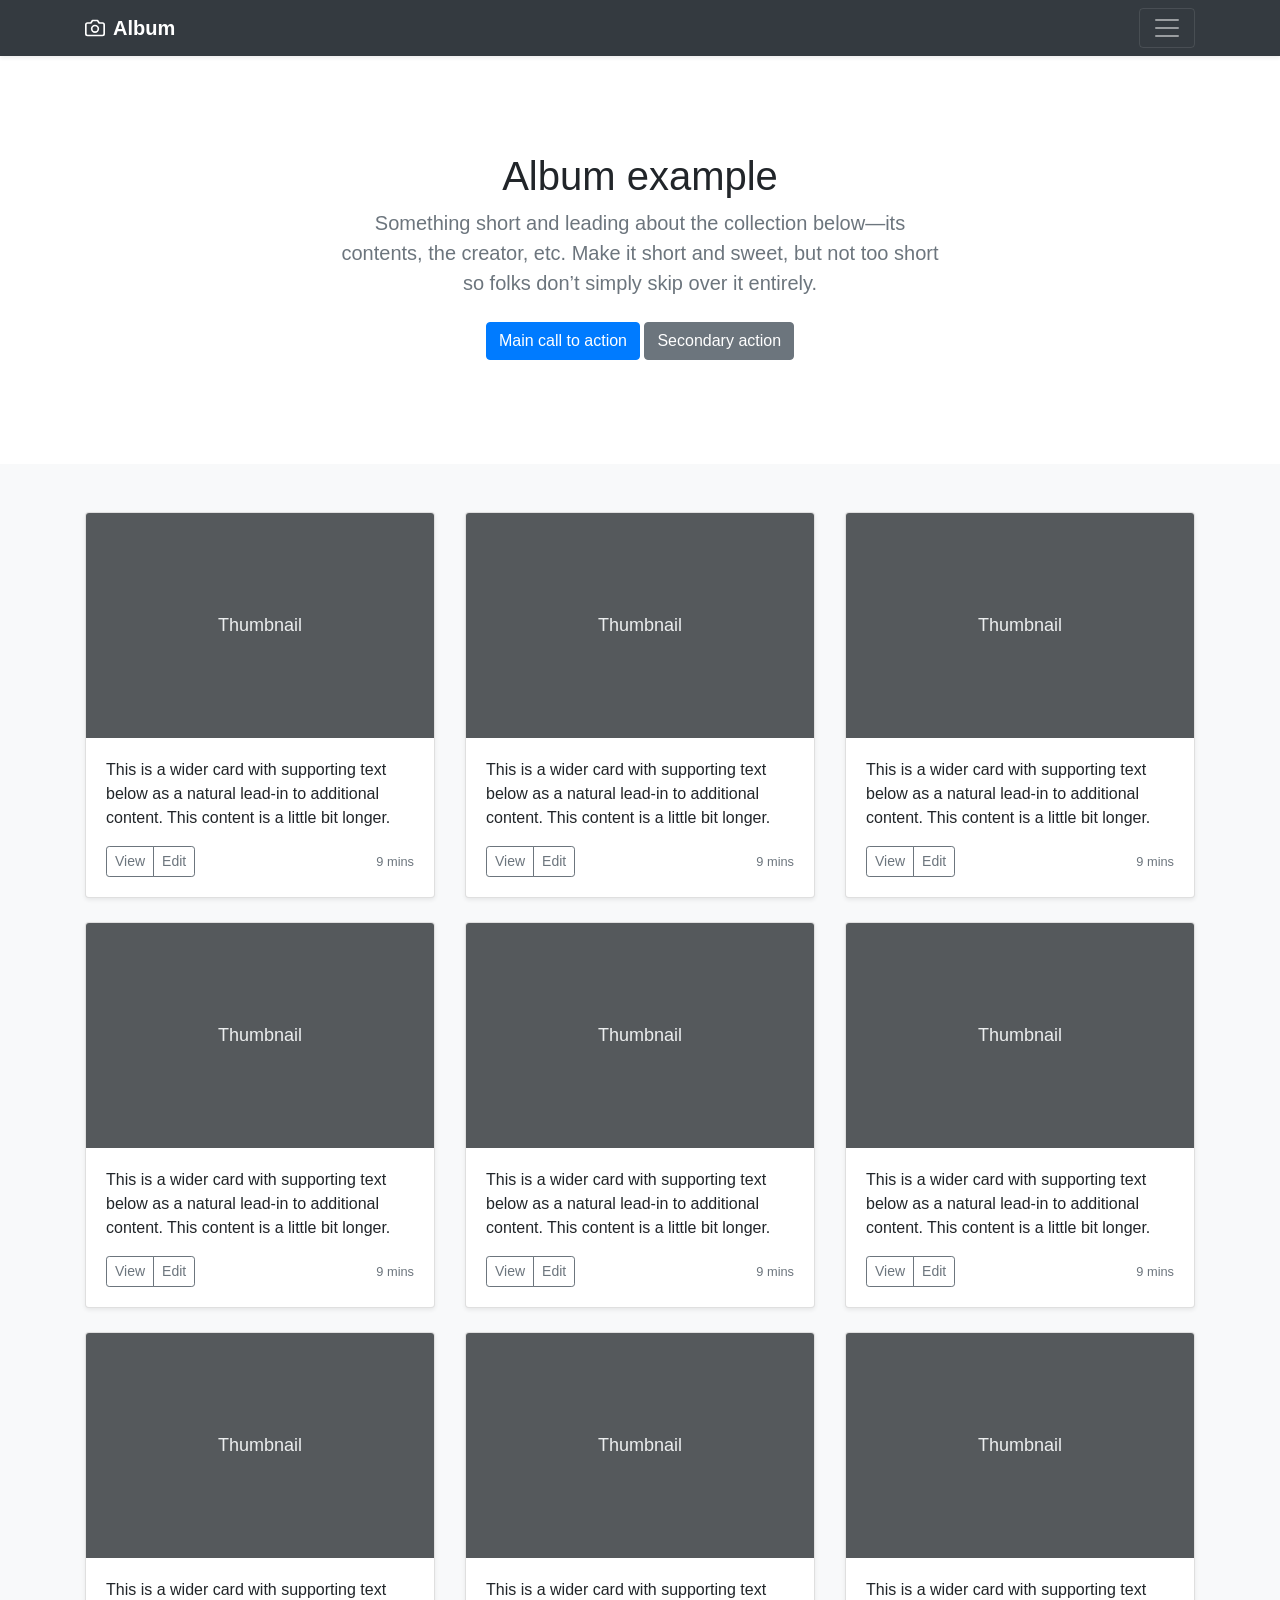
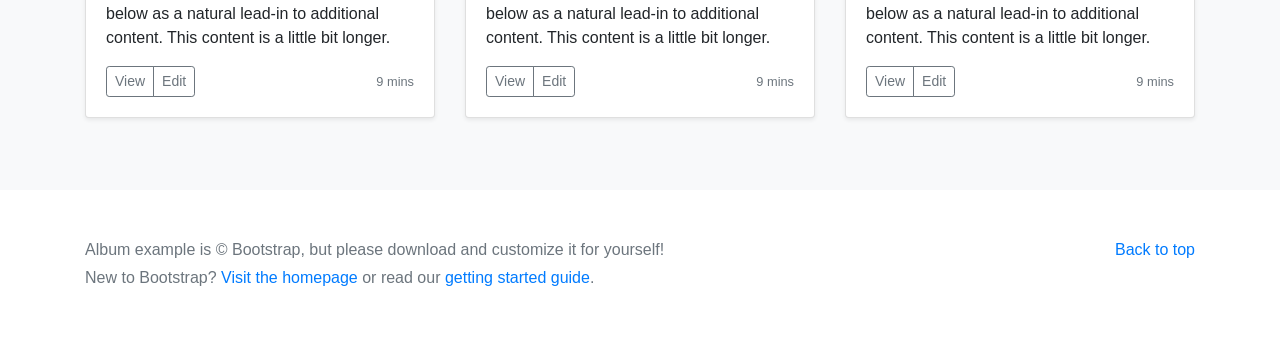
<file: bootstrap-4.5.0-examples/bootstrap-4.5.0-examples/album/index.html>
<!doctype html>
<html lang="en">
  <head>
    <meta charset="utf-8">
    <meta name="viewport" content="width=device-width, initial-scale=1, shrink-to-fit=no">
    <meta name="description" content="">
    <meta name="author" content="Mark Otto, Jacob Thornton, and Bootstrap contributors">
    <meta name="generator" content="Jekyll v4.0.1">
    <title>Album example · Bootstrap</title>

    <link rel="canonical" href="https://getbootstrap.com/docs/4.5/examples/album/">

    <!-- Bootstrap core CSS -->
<link href="../assets/dist/css/bootstrap.css" rel="stylesheet">

    <style>
      .bd-placeholder-img {
        font-size: 1.125rem;
        text-anchor: middle;
        -webkit-user-select: none;
        -moz-user-select: none;
        -ms-user-select: none;
        user-select: none;
      }

      @media (min-width: 768px) {
        .bd-placeholder-img-lg {
          font-size: 3.5rem;
        }
      }
    </style>
    <!-- Custom styles for this template -->
    <link href="album.css" rel="stylesheet">
  </head>
  <body>
    <header>
  <div class="collapse bg-dark" id="navbarHeader">
    <div class="container">
      <div class="row">
        <div class="col-sm-8 col-md-7 py-4">
          <h4 class="text-white">About</h4>
          <p class="text-muted">Add some information about the album below, the author, or any other background context. Make it a few sentences long so folks can pick up some informative tidbits. Then, link them off to some social networking sites or contact information.</p>
        </div>
        <div class="col-sm-4 offset-md-1 py-4">
          <h4 class="text-white">Contact</h4>
          <ul class="list-unstyled">
            <li><a href="#" class="text-white">Follow on Twitter</a></li>
            <li><a href="#" class="text-white">Like on Facebook</a></li>
            <li><a href="#" class="text-white">Email me</a></li>
          </ul>
        </div>
      </div>
    </div>
  </div>
  <div class="navbar navbar-dark bg-dark shadow-sm">
    <div class="container d-flex justify-content-between">
      <a href="#" class="navbar-brand d-flex align-items-center">
        <svg xmlns="http://www.w3.org/2000/svg" width="20" height="20" fill="none" stroke="currentColor" stroke-linecap="round" stroke-linejoin="round" stroke-width="2" aria-hidden="true" class="mr-2" viewBox="0 0 24 24" focusable="false"><path d="M23 19a2 2 0 0 1-2 2H3a2 2 0 0 1-2-2V8a2 2 0 0 1 2-2h4l2-3h6l2 3h4a2 2 0 0 1 2 2z"/><circle cx="12" cy="13" r="4"/></svg>
        <strong>Album</strong>
      </a>
      <button class="navbar-toggler" type="button" data-toggle="collapse" data-target="#navbarHeader" aria-controls="navbarHeader" aria-expanded="false" aria-label="Toggle navigation">
        <span class="navbar-toggler-icon"></span>
      </button>
    </div>
  </div>
</header>

<main role="main">

  <section class="jumbotron text-center">
    <div class="container">
      <h1>Album example</h1>
      <p class="lead text-muted">Something short and leading about the collection below—its contents, the creator, etc. Make it short and sweet, but not too short so folks don’t simply skip over it entirely.</p>
      <p>
        <a href="#" class="btn btn-primary my-2">Main call to action</a>
        <a href="#" class="btn btn-secondary my-2">Secondary action</a>
      </p>
    </div>
  </section>

  <div class="album py-5 bg-light">
    <div class="container">

      <div class="row">
        <div class="col-md-4">
          <div class="card mb-4 shadow-sm">
            <svg class="bd-placeholder-img card-img-top" width="100%" height="225" xmlns="http://www.w3.org/2000/svg" preserveAspectRatio="xMidYMid slice" focusable="false" role="img" aria-label="Placeholder: Thumbnail"><title>Placeholder</title><rect width="100%" height="100%" fill="#55595c"/><text x="50%" y="50%" fill="#eceeef" dy=".3em">Thumbnail</text></svg>
            <div class="card-body">
              <p class="card-text">This is a wider card with supporting text below as a natural lead-in to additional content. This content is a little bit longer.</p>
              <div class="d-flex justify-content-between align-items-center">
                <div class="btn-group">
                  <button type="button" class="btn btn-sm btn-outline-secondary">View</button>
                  <button type="button" class="btn btn-sm btn-outline-secondary">Edit</button>
                </div>
                <small class="text-muted">9 mins</small>
              </div>
            </div>
          </div>
        </div>
        <div class="col-md-4">
          <div class="card mb-4 shadow-sm">
            <svg class="bd-placeholder-img card-img-top" width="100%" height="225" xmlns="http://www.w3.org/2000/svg" preserveAspectRatio="xMidYMid slice" focusable="false" role="img" aria-label="Placeholder: Thumbnail"><title>Placeholder</title><rect width="100%" height="100%" fill="#55595c"/><text x="50%" y="50%" fill="#eceeef" dy=".3em">Thumbnail</text></svg>
            <div class="card-body">
              <p class="card-text">This is a wider card with supporting text below as a natural lead-in to additional content. This content is a little bit longer.</p>
              <div class="d-flex justify-content-between align-items-center">
                <div class="btn-group">
                  <button type="button" class="btn btn-sm btn-outline-secondary">View</button>
                  <button type="button" class="btn btn-sm btn-outline-secondary">Edit</button>
                </div>
                <small class="text-muted">9 mins</small>
              </div>
            </div>
          </div>
        </div>
        <div class="col-md-4">
          <div class="card mb-4 shadow-sm">
            <svg class="bd-placeholder-img card-img-top" width="100%" height="225" xmlns="http://www.w3.org/2000/svg" preserveAspectRatio="xMidYMid slice" focusable="false" role="img" aria-label="Placeholder: Thumbnail"><title>Placeholder</title><rect width="100%" height="100%" fill="#55595c"/><text x="50%" y="50%" fill="#eceeef" dy=".3em">Thumbnail</text></svg>
            <div class="card-body">
              <p class="card-text">This is a wider card with supporting text below as a natural lead-in to additional content. This content is a little bit longer.</p>
              <div class="d-flex justify-content-between align-items-center">
                <div class="btn-group">
                  <button type="button" class="btn btn-sm btn-outline-secondary">View</button>
                  <button type="button" class="btn btn-sm btn-outline-secondary">Edit</button>
                </div>
                <small class="text-muted">9 mins</small>
              </div>
            </div>
          </div>
        </div>

        <div class="col-md-4">
          <div class="card mb-4 shadow-sm">
            <svg class="bd-placeholder-img card-img-top" width="100%" height="225" xmlns="http://www.w3.org/2000/svg" preserveAspectRatio="xMidYMid slice" focusable="false" role="img" aria-label="Placeholder: Thumbnail"><title>Placeholder</title><rect width="100%" height="100%" fill="#55595c"/><text x="50%" y="50%" fill="#eceeef" dy=".3em">Thumbnail</text></svg>
            <div class="card-body">
              <p class="card-text">This is a wider card with supporting text below as a natural lead-in to additional content. This content is a little bit longer.</p>
              <div class="d-flex justify-content-between align-items-center">
                <div class="btn-group">
                  <button type="button" class="btn btn-sm btn-outline-secondary">View</button>
                  <button type="button" class="btn btn-sm btn-outline-secondary">Edit</button>
                </div>
                <small class="text-muted">9 mins</small>
              </div>
            </div>
          </div>
        </div>
        <div class="col-md-4">
          <div class="card mb-4 shadow-sm">
            <svg class="bd-placeholder-img card-img-top" width="100%" height="225" xmlns="http://www.w3.org/2000/svg" preserveAspectRatio="xMidYMid slice" focusable="false" role="img" aria-label="Placeholder: Thumbnail"><title>Placeholder</title><rect width="100%" height="100%" fill="#55595c"/><text x="50%" y="50%" fill="#eceeef" dy=".3em">Thumbnail</text></svg>
            <div class="card-body">
              <p class="card-text">This is a wider card with supporting text below as a natural lead-in to additional content. This content is a little bit longer.</p>
              <div class="d-flex justify-content-between align-items-center">
                <div class="btn-group">
                  <button type="button" class="btn btn-sm btn-outline-secondary">View</button>
                  <button type="button" class="btn btn-sm btn-outline-secondary">Edit</button>
                </div>
                <small class="text-muted">9 mins</small>
              </div>
            </div>
          </div>
        </div>
        <div class="col-md-4">
          <div class="card mb-4 shadow-sm">
            <svg class="bd-placeholder-img card-img-top" width="100%" height="225" xmlns="http://www.w3.org/2000/svg" preserveAspectRatio="xMidYMid slice" focusable="false" role="img" aria-label="Placeholder: Thumbnail"><title>Placeholder</title><rect width="100%" height="100%" fill="#55595c"/><text x="50%" y="50%" fill="#eceeef" dy=".3em">Thumbnail</text></svg>
            <div class="card-body">
              <p class="card-text">This is a wider card with supporting text below as a natural lead-in to additional content. This content is a little bit longer.</p>
              <div class="d-flex justify-content-between align-items-center">
                <div class="btn-group">
                  <button type="button" class="btn btn-sm btn-outline-secondary">View</button>
                  <button type="button" class="btn btn-sm btn-outline-secondary">Edit</button>
                </div>
                <small class="text-muted">9 mins</small>
              </div>
            </div>
          </div>
        </div>

        <div class="col-md-4">
          <div class="card mb-4 shadow-sm">
            <svg class="bd-placeholder-img card-img-top" width="100%" height="225" xmlns="http://www.w3.org/2000/svg" preserveAspectRatio="xMidYMid slice" focusable="false" role="img" aria-label="Placeholder: Thumbnail"><title>Placeholder</title><rect width="100%" height="100%" fill="#55595c"/><text x="50%" y="50%" fill="#eceeef" dy=".3em">Thumbnail</text></svg>
            <div class="card-body">
              <p class="card-text">This is a wider card with supporting text below as a natural lead-in to additional content. This content is a little bit longer.</p>
              <div class="d-flex justify-content-between align-items-center">
                <div class="btn-group">
                  <button type="button" class="btn btn-sm btn-outline-secondary">View</button>
                  <button type="button" class="btn btn-sm btn-outline-secondary">Edit</button>
                </div>
                <small class="text-muted">9 mins</small>
              </div>
            </div>
          </div>
        </div>
        <div class="col-md-4">
          <div class="card mb-4 shadow-sm">
            <svg class="bd-placeholder-img card-img-top" width="100%" height="225" xmlns="http://www.w3.org/2000/svg" preserveAspectRatio="xMidYMid slice" focusable="false" role="img" aria-label="Placeholder: Thumbnail"><title>Placeholder</title><rect width="100%" height="100%" fill="#55595c"/><text x="50%" y="50%" fill="#eceeef" dy=".3em">Thumbnail</text></svg>
            <div class="card-body">
              <p class="card-text">This is a wider card with supporting text below as a natural lead-in to additional content. This content is a little bit longer.</p>
              <div class="d-flex justify-content-between align-items-center">
                <div class="btn-group">
                  <button type="button" class="btn btn-sm btn-outline-secondary">View</button>
                  <button type="button" class="btn btn-sm btn-outline-secondary">Edit</button>
                </div>
                <small class="text-muted">9 mins</small>
              </div>
            </div>
          </div>
        </div>
        <div class="col-md-4">
          <div class="card mb-4 shadow-sm">
            <svg class="bd-placeholder-img card-img-top" width="100%" height="225" xmlns="http://www.w3.org/2000/svg" preserveAspectRatio="xMidYMid slice" focusable="false" role="img" aria-label="Placeholder: Thumbnail"><title>Placeholder</title><rect width="100%" height="100%" fill="#55595c"/><text x="50%" y="50%" fill="#eceeef" dy=".3em">Thumbnail</text></svg>
            <div class="card-body">
              <p class="card-text">This is a wider card with supporting text below as a natural lead-in to additional content. This content is a little bit longer.</p>
              <div class="d-flex justify-content-between align-items-center">
                <div class="btn-group">
                  <button type="button" class="btn btn-sm btn-outline-secondary">View</button>
                  <button type="button" class="btn btn-sm btn-outline-secondary">Edit</button>
                </div>
                <small class="text-muted">9 mins</small>
              </div>
            </div>
          </div>
        </div>
      </div>
    </div>
  </div>

</main>

<footer class="text-muted">
  <div class="container">
    <p class="float-right">
      <a href="#">Back to top</a>
    </p>
    <p>Album example is &copy; Bootstrap, but please download and customize it for yourself!</p>
    <p>New to Bootstrap? <a href="https://getbootstrap.com/">Visit the homepage</a> or read our <a href="../getting-started/introduction/">getting started guide</a>.</p>
  </div>
</footer>
<script src="https://code.jquery.com/jquery-3.5.1.slim.min.js" integrity="sha384-DfXdz2htPH0lsSSs5nCTpuj/zy4C+OGpamoFVy38MVBnE+IbbVYUew+OrCXaRkfj" crossorigin="anonymous"></script>
      <script>window.jQuery || document.write('<script src="../assets/js/vendor/jquery.slim.min.js"><\/script>')</script><script src="../assets/dist/js/bootstrap.bundle.js"></script></body>
</html>
</file>
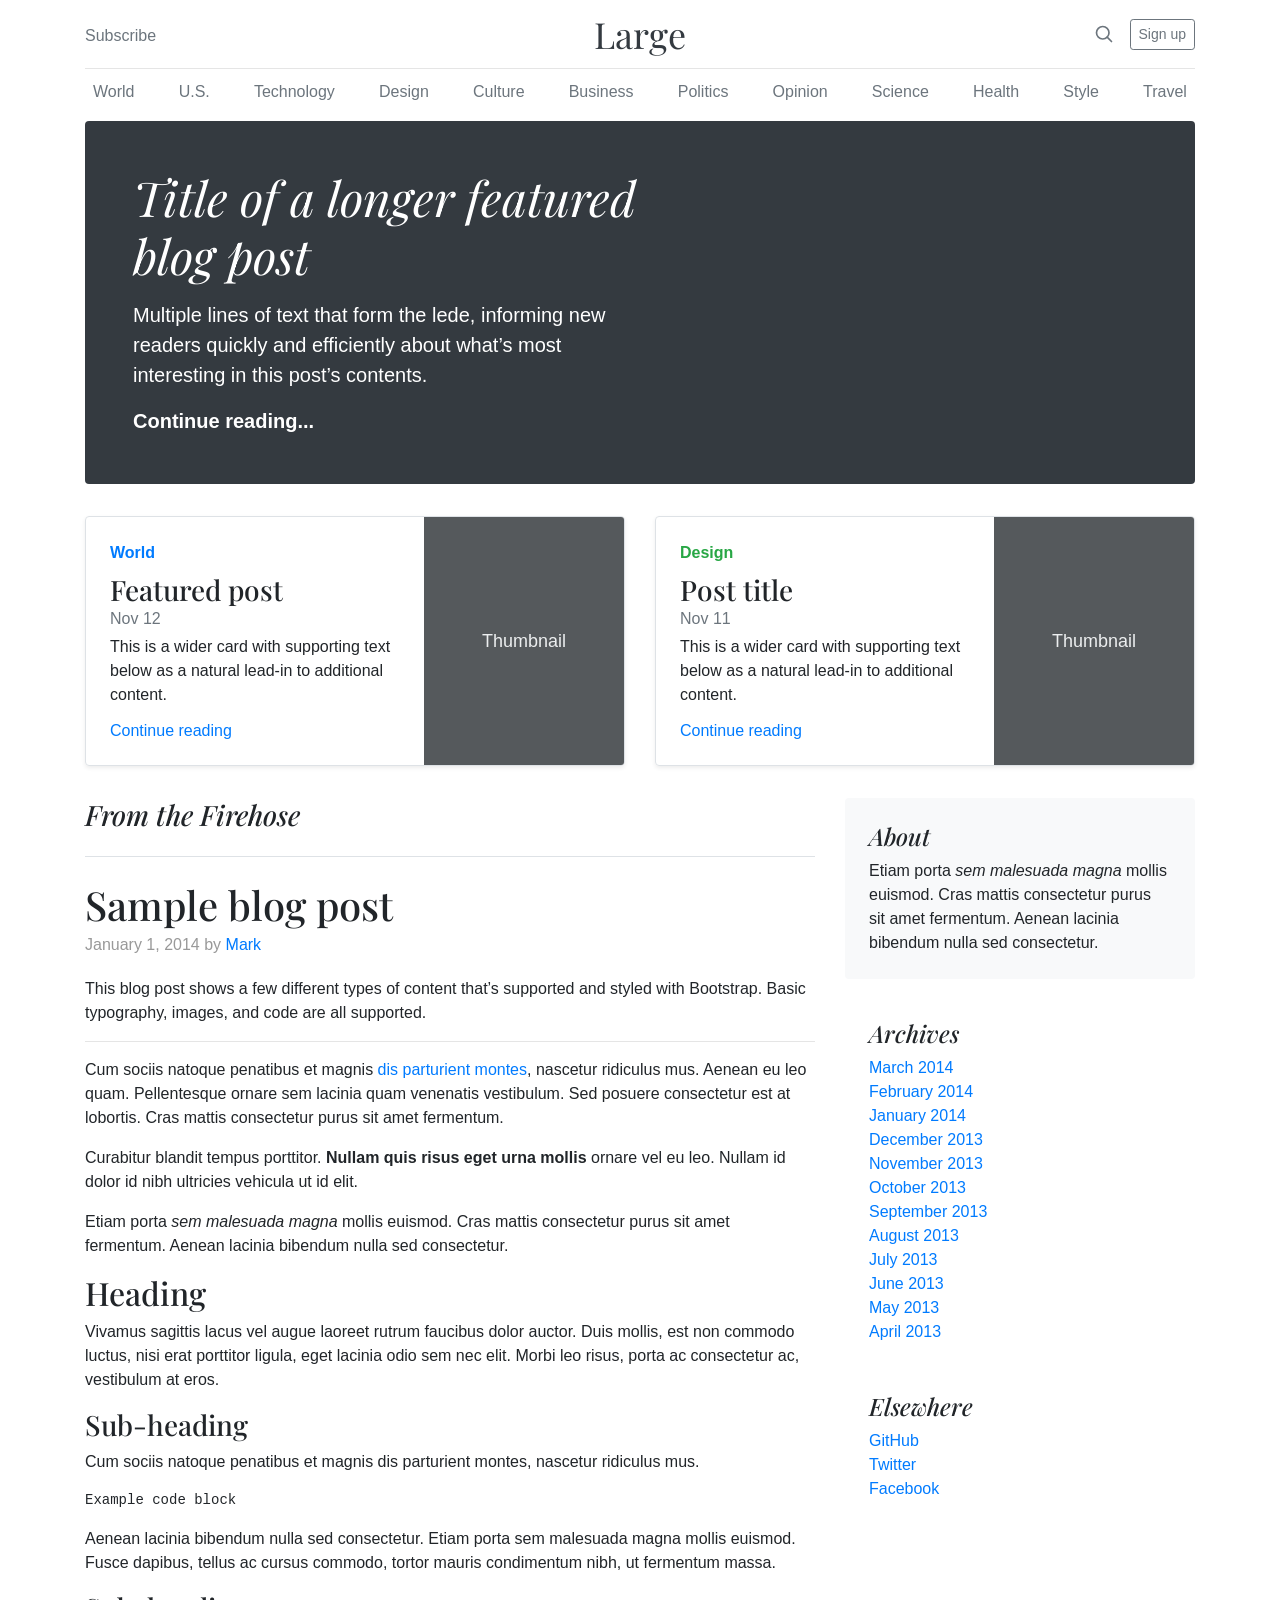
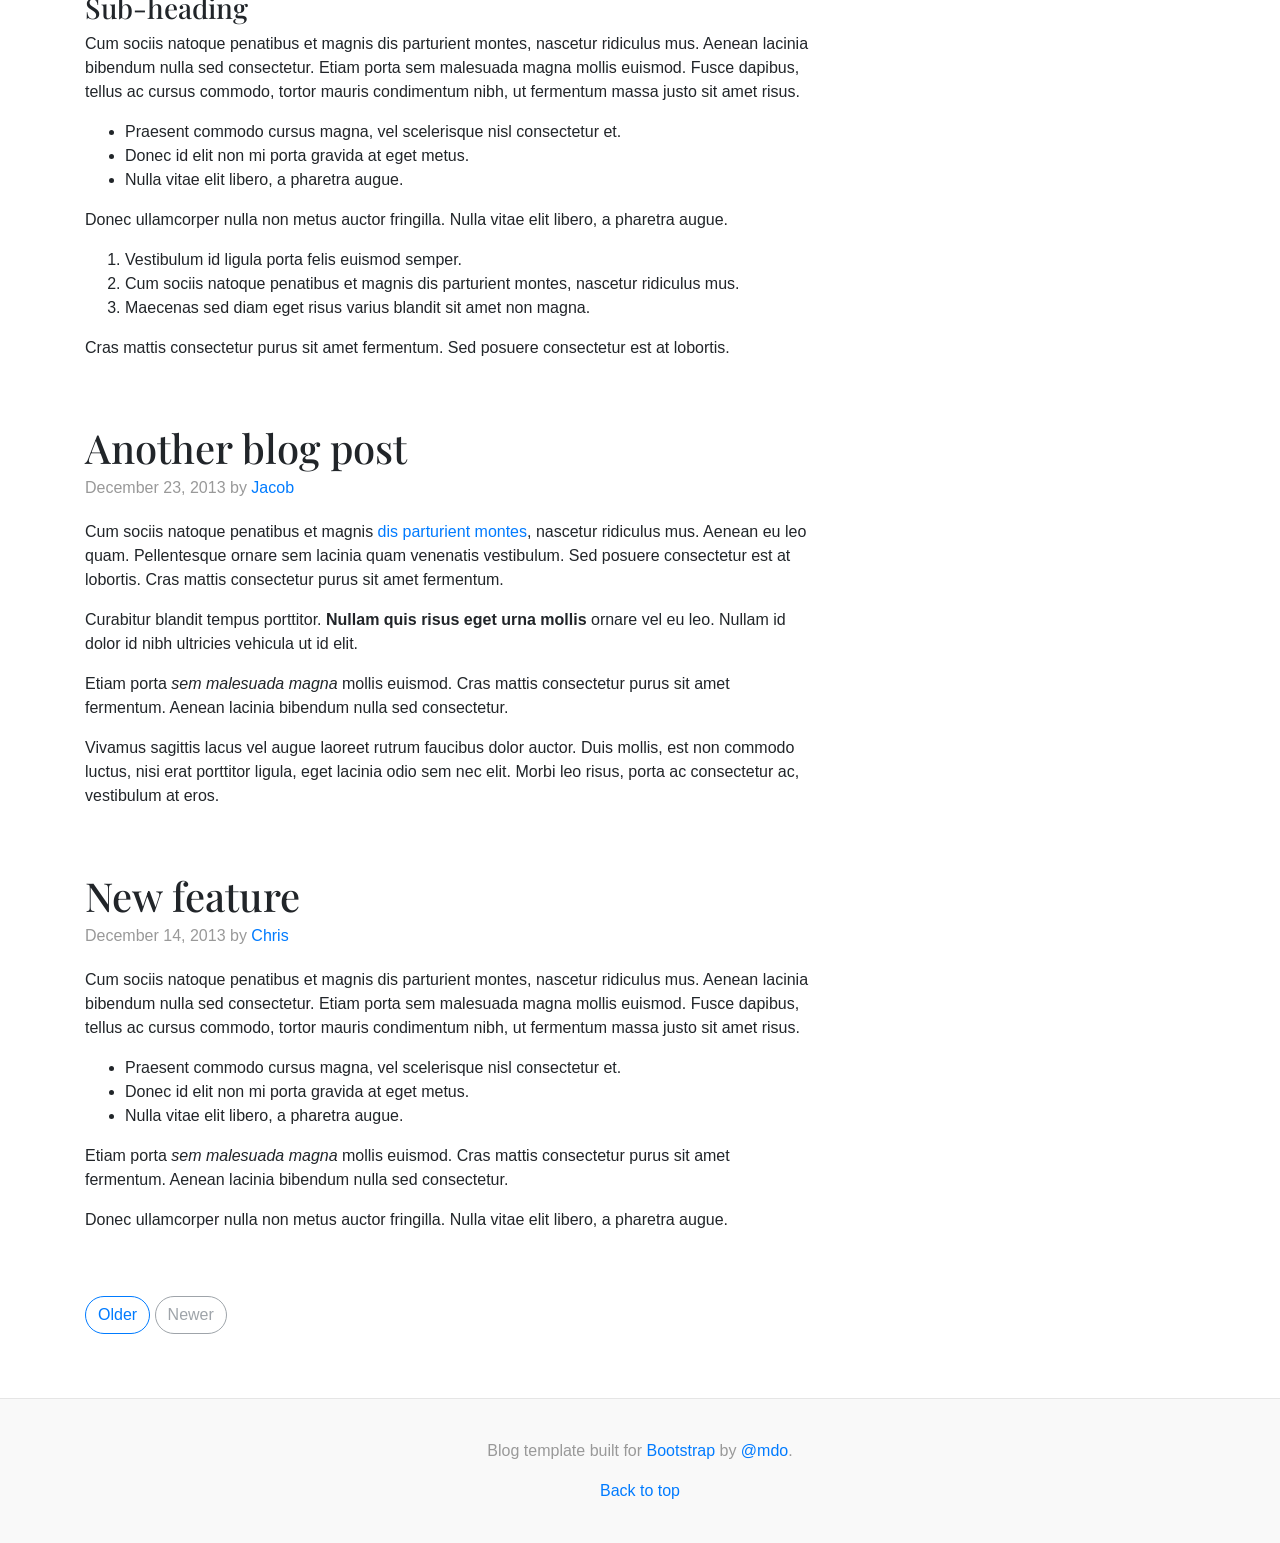
<file: bootstrap-4.5.0-examples/bootstrap-4.5.0-examples/blog/index.html>
<!doctype html>
<html lang="en">
  <head>
    <meta charset="utf-8">
    <meta name="viewport" content="width=device-width, initial-scale=1, shrink-to-fit=no">
    <meta name="description" content="">
    <meta name="author" content="Mark Otto, Jacob Thornton, and Bootstrap contributors">
    <meta name="generator" content="Jekyll v4.0.1">
    <title>Blog Template · Bootstrap</title>

    <link rel="canonical" href="https://getbootstrap.com/docs/4.5/examples/blog/">

    <!-- Bootstrap core CSS -->
<link href="../assets/dist/css/bootstrap.css" rel="stylesheet">

    <style>
      .bd-placeholder-img {
        font-size: 1.125rem;
        text-anchor: middle;
        -webkit-user-select: none;
        -moz-user-select: none;
        -ms-user-select: none;
        user-select: none;
      }

      @media (min-width: 768px) {
        .bd-placeholder-img-lg {
          font-size: 3.5rem;
        }
      }
    </style>
    <!-- Custom styles for this template -->
    <link href="https://fonts.googleapis.com/css?family=Playfair+Display:700,900" rel="stylesheet">
    <!-- Custom styles for this template -->
    <link href="blog.css" rel="stylesheet">
  </head>
  <body>
    <div class="container">
  <header class="blog-header py-3">
    <div class="row flex-nowrap justify-content-between align-items-center">
      <div class="col-4 pt-1">
        <a class="text-muted" href="#">Subscribe</a>
      </div>
      <div class="col-4 text-center">
        <a class="blog-header-logo text-dark" href="#">Large</a>
      </div>
      <div class="col-4 d-flex justify-content-end align-items-center">
        <a class="text-muted" href="#" aria-label="Search">
          <svg xmlns="http://www.w3.org/2000/svg" width="20" height="20" fill="none" stroke="currentColor" stroke-linecap="round" stroke-linejoin="round" stroke-width="2" class="mx-3" role="img" viewBox="0 0 24 24" focusable="false"><title>Search</title><circle cx="10.5" cy="10.5" r="7.5"/><path d="M21 21l-5.2-5.2"/></svg>
        </a>
        <a class="btn btn-sm btn-outline-secondary" href="#">Sign up</a>
      </div>
    </div>
  </header>

  <div class="nav-scroller py-1 mb-2">
    <nav class="nav d-flex justify-content-between">
      <a class="p-2 text-muted" href="#">World</a>
      <a class="p-2 text-muted" href="#">U.S.</a>
      <a class="p-2 text-muted" href="#">Technology</a>
      <a class="p-2 text-muted" href="#">Design</a>
      <a class="p-2 text-muted" href="#">Culture</a>
      <a class="p-2 text-muted" href="#">Business</a>
      <a class="p-2 text-muted" href="#">Politics</a>
      <a class="p-2 text-muted" href="#">Opinion</a>
      <a class="p-2 text-muted" href="#">Science</a>
      <a class="p-2 text-muted" href="#">Health</a>
      <a class="p-2 text-muted" href="#">Style</a>
      <a class="p-2 text-muted" href="#">Travel</a>
    </nav>
  </div>

  <div class="jumbotron p-4 p-md-5 text-white rounded bg-dark">
    <div class="col-md-6 px-0">
      <h1 class="display-4 font-italic">Title of a longer featured blog post</h1>
      <p class="lead my-3">Multiple lines of text that form the lede, informing new readers quickly and efficiently about what’s most interesting in this post’s contents.</p>
      <p class="lead mb-0"><a href="#" class="text-white font-weight-bold">Continue reading...</a></p>
    </div>
  </div>

  <div class="row mb-2">
    <div class="col-md-6">
      <div class="row no-gutters border rounded overflow-hidden flex-md-row mb-4 shadow-sm h-md-250 position-relative">
        <div class="col p-4 d-flex flex-column position-static">
          <strong class="d-inline-block mb-2 text-primary">World</strong>
          <h3 class="mb-0">Featured post</h3>
          <div class="mb-1 text-muted">Nov 12</div>
          <p class="card-text mb-auto">This is a wider card with supporting text below as a natural lead-in to additional content.</p>
          <a href="#" class="stretched-link">Continue reading</a>
        </div>
        <div class="col-auto d-none d-lg-block">
          <svg class="bd-placeholder-img" width="200" height="250" xmlns="http://www.w3.org/2000/svg" preserveAspectRatio="xMidYMid slice" focusable="false" role="img" aria-label="Placeholder: Thumbnail"><title>Placeholder</title><rect width="100%" height="100%" fill="#55595c"/><text x="50%" y="50%" fill="#eceeef" dy=".3em">Thumbnail</text></svg>
        </div>
      </div>
    </div>
    <div class="col-md-6">
      <div class="row no-gutters border rounded overflow-hidden flex-md-row mb-4 shadow-sm h-md-250 position-relative">
        <div class="col p-4 d-flex flex-column position-static">
          <strong class="d-inline-block mb-2 text-success">Design</strong>
          <h3 class="mb-0">Post title</h3>
          <div class="mb-1 text-muted">Nov 11</div>
          <p class="mb-auto">This is a wider card with supporting text below as a natural lead-in to additional content.</p>
          <a href="#" class="stretched-link">Continue reading</a>
        </div>
        <div class="col-auto d-none d-lg-block">
          <svg class="bd-placeholder-img" width="200" height="250" xmlns="http://www.w3.org/2000/svg" preserveAspectRatio="xMidYMid slice" focusable="false" role="img" aria-label="Placeholder: Thumbnail"><title>Placeholder</title><rect width="100%" height="100%" fill="#55595c"/><text x="50%" y="50%" fill="#eceeef" dy=".3em">Thumbnail</text></svg>
        </div>
      </div>
    </div>
  </div>
</div>

<main role="main" class="container">
  <div class="row">
    <div class="col-md-8 blog-main">
      <h3 class="pb-4 mb-4 font-italic border-bottom">
        From the Firehose
      </h3>

      <div class="blog-post">
        <h2 class="blog-post-title">Sample blog post</h2>
        <p class="blog-post-meta">January 1, 2014 by <a href="#">Mark</a></p>

        <p>This blog post shows a few different types of content that’s supported and styled with Bootstrap. Basic typography, images, and code are all supported.</p>
        <hr>
        <p>Cum sociis natoque penatibus et magnis <a href="#">dis parturient montes</a>, nascetur ridiculus mus. Aenean eu leo quam. Pellentesque ornare sem lacinia quam venenatis vestibulum. Sed posuere consectetur est at lobortis. Cras mattis consectetur purus sit amet fermentum.</p>
        <blockquote>
          <p>Curabitur blandit tempus porttitor. <strong>Nullam quis risus eget urna mollis</strong> ornare vel eu leo. Nullam id dolor id nibh ultricies vehicula ut id elit.</p>
        </blockquote>
        <p>Etiam porta <em>sem malesuada magna</em> mollis euismod. Cras mattis consectetur purus sit amet fermentum. Aenean lacinia bibendum nulla sed consectetur.</p>
        <h2>Heading</h2>
        <p>Vivamus sagittis lacus vel augue laoreet rutrum faucibus dolor auctor. Duis mollis, est non commodo luctus, nisi erat porttitor ligula, eget lacinia odio sem nec elit. Morbi leo risus, porta ac consectetur ac, vestibulum at eros.</p>
        <h3>Sub-heading</h3>
        <p>Cum sociis natoque penatibus et magnis dis parturient montes, nascetur ridiculus mus.</p>
        <pre><code>Example code block</code></pre>
        <p>Aenean lacinia bibendum nulla sed consectetur. Etiam porta sem malesuada magna mollis euismod. Fusce dapibus, tellus ac cursus commodo, tortor mauris condimentum nibh, ut fermentum massa.</p>
        <h3>Sub-heading</h3>
        <p>Cum sociis natoque penatibus et magnis dis parturient montes, nascetur ridiculus mus. Aenean lacinia bibendum nulla sed consectetur. Etiam porta sem malesuada magna mollis euismod. Fusce dapibus, tellus ac cursus commodo, tortor mauris condimentum nibh, ut fermentum massa justo sit amet risus.</p>
        <ul>
          <li>Praesent commodo cursus magna, vel scelerisque nisl consectetur et.</li>
          <li>Donec id elit non mi porta gravida at eget metus.</li>
          <li>Nulla vitae elit libero, a pharetra augue.</li>
        </ul>
        <p>Donec ullamcorper nulla non metus auctor fringilla. Nulla vitae elit libero, a pharetra augue.</p>
        <ol>
          <li>Vestibulum id ligula porta felis euismod semper.</li>
          <li>Cum sociis natoque penatibus et magnis dis parturient montes, nascetur ridiculus mus.</li>
          <li>Maecenas sed diam eget risus varius blandit sit amet non magna.</li>
        </ol>
        <p>Cras mattis consectetur purus sit amet fermentum. Sed posuere consectetur est at lobortis.</p>
      </div><!-- /.blog-post -->

      <div class="blog-post">
        <h2 class="blog-post-title">Another blog post</h2>
        <p class="blog-post-meta">December 23, 2013 by <a href="#">Jacob</a></p>

        <p>Cum sociis natoque penatibus et magnis <a href="#">dis parturient montes</a>, nascetur ridiculus mus. Aenean eu leo quam. Pellentesque ornare sem lacinia quam venenatis vestibulum. Sed posuere consectetur est at lobortis. Cras mattis consectetur purus sit amet fermentum.</p>
        <blockquote>
          <p>Curabitur blandit tempus porttitor. <strong>Nullam quis risus eget urna mollis</strong> ornare vel eu leo. Nullam id dolor id nibh ultricies vehicula ut id elit.</p>
        </blockquote>
        <p>Etiam porta <em>sem malesuada magna</em> mollis euismod. Cras mattis consectetur purus sit amet fermentum. Aenean lacinia bibendum nulla sed consectetur.</p>
        <p>Vivamus sagittis lacus vel augue laoreet rutrum faucibus dolor auctor. Duis mollis, est non commodo luctus, nisi erat porttitor ligula, eget lacinia odio sem nec elit. Morbi leo risus, porta ac consectetur ac, vestibulum at eros.</p>
      </div><!-- /.blog-post -->

      <div class="blog-post">
        <h2 class="blog-post-title">New feature</h2>
        <p class="blog-post-meta">December 14, 2013 by <a href="#">Chris</a></p>

        <p>Cum sociis natoque penatibus et magnis dis parturient montes, nascetur ridiculus mus. Aenean lacinia bibendum nulla sed consectetur. Etiam porta sem malesuada magna mollis euismod. Fusce dapibus, tellus ac cursus commodo, tortor mauris condimentum nibh, ut fermentum massa justo sit amet risus.</p>
        <ul>
          <li>Praesent commodo cursus magna, vel scelerisque nisl consectetur et.</li>
          <li>Donec id elit non mi porta gravida at eget metus.</li>
          <li>Nulla vitae elit libero, a pharetra augue.</li>
        </ul>
        <p>Etiam porta <em>sem malesuada magna</em> mollis euismod. Cras mattis consectetur purus sit amet fermentum. Aenean lacinia bibendum nulla sed consectetur.</p>
        <p>Donec ullamcorper nulla non metus auctor fringilla. Nulla vitae elit libero, a pharetra augue.</p>
      </div><!-- /.blog-post -->

      <nav class="blog-pagination">
        <a class="btn btn-outline-primary" href="#">Older</a>
        <a class="btn btn-outline-secondary disabled" href="#" tabindex="-1" aria-disabled="true">Newer</a>
      </nav>

    </div><!-- /.blog-main -->

    <aside class="col-md-4 blog-sidebar">
      <div class="p-4 mb-3 bg-light rounded">
        <h4 class="font-italic">About</h4>
        <p class="mb-0">Etiam porta <em>sem malesuada magna</em> mollis euismod. Cras mattis consectetur purus sit amet fermentum. Aenean lacinia bibendum nulla sed consectetur.</p>
      </div>

      <div class="p-4">
        <h4 class="font-italic">Archives</h4>
        <ol class="list-unstyled mb-0">
          <li><a href="#">March 2014</a></li>
          <li><a href="#">February 2014</a></li>
          <li><a href="#">January 2014</a></li>
          <li><a href="#">December 2013</a></li>
          <li><a href="#">November 2013</a></li>
          <li><a href="#">October 2013</a></li>
          <li><a href="#">September 2013</a></li>
          <li><a href="#">August 2013</a></li>
          <li><a href="#">July 2013</a></li>
          <li><a href="#">June 2013</a></li>
          <li><a href="#">May 2013</a></li>
          <li><a href="#">April 2013</a></li>
        </ol>
      </div>

      <div class="p-4">
        <h4 class="font-italic">Elsewhere</h4>
        <ol class="list-unstyled">
          <li><a href="#">GitHub</a></li>
          <li><a href="#">Twitter</a></li>
          <li><a href="#">Facebook</a></li>
        </ol>
      </div>
    </aside><!-- /.blog-sidebar -->

  </div><!-- /.row -->

</main><!-- /.container -->

<footer class="blog-footer">
  <p>Blog template built for <a href="https://getbootstrap.com/">Bootstrap</a> by <a href="https://twitter.com/mdo">@mdo</a>.</p>
  <p>
    <a href="#">Back to top</a>
  </p>
</footer>
</body>
</html>
</file>
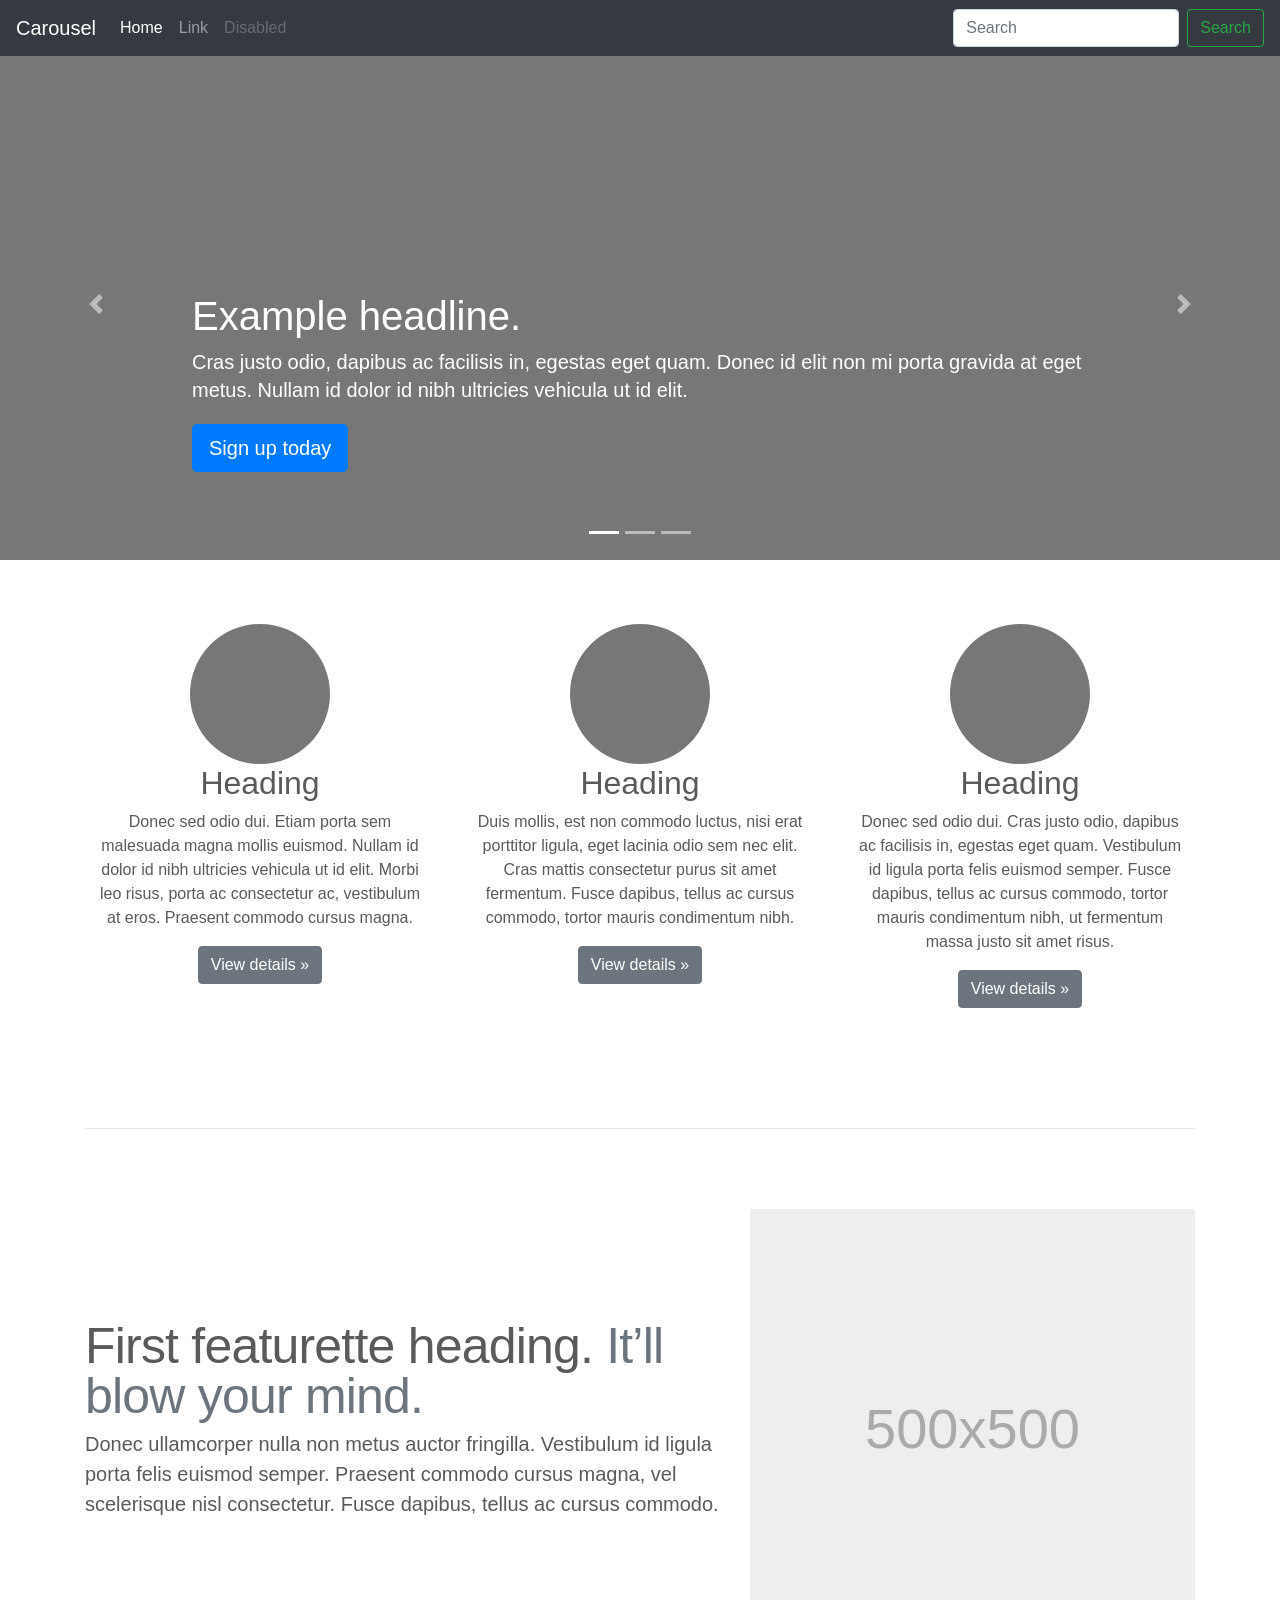
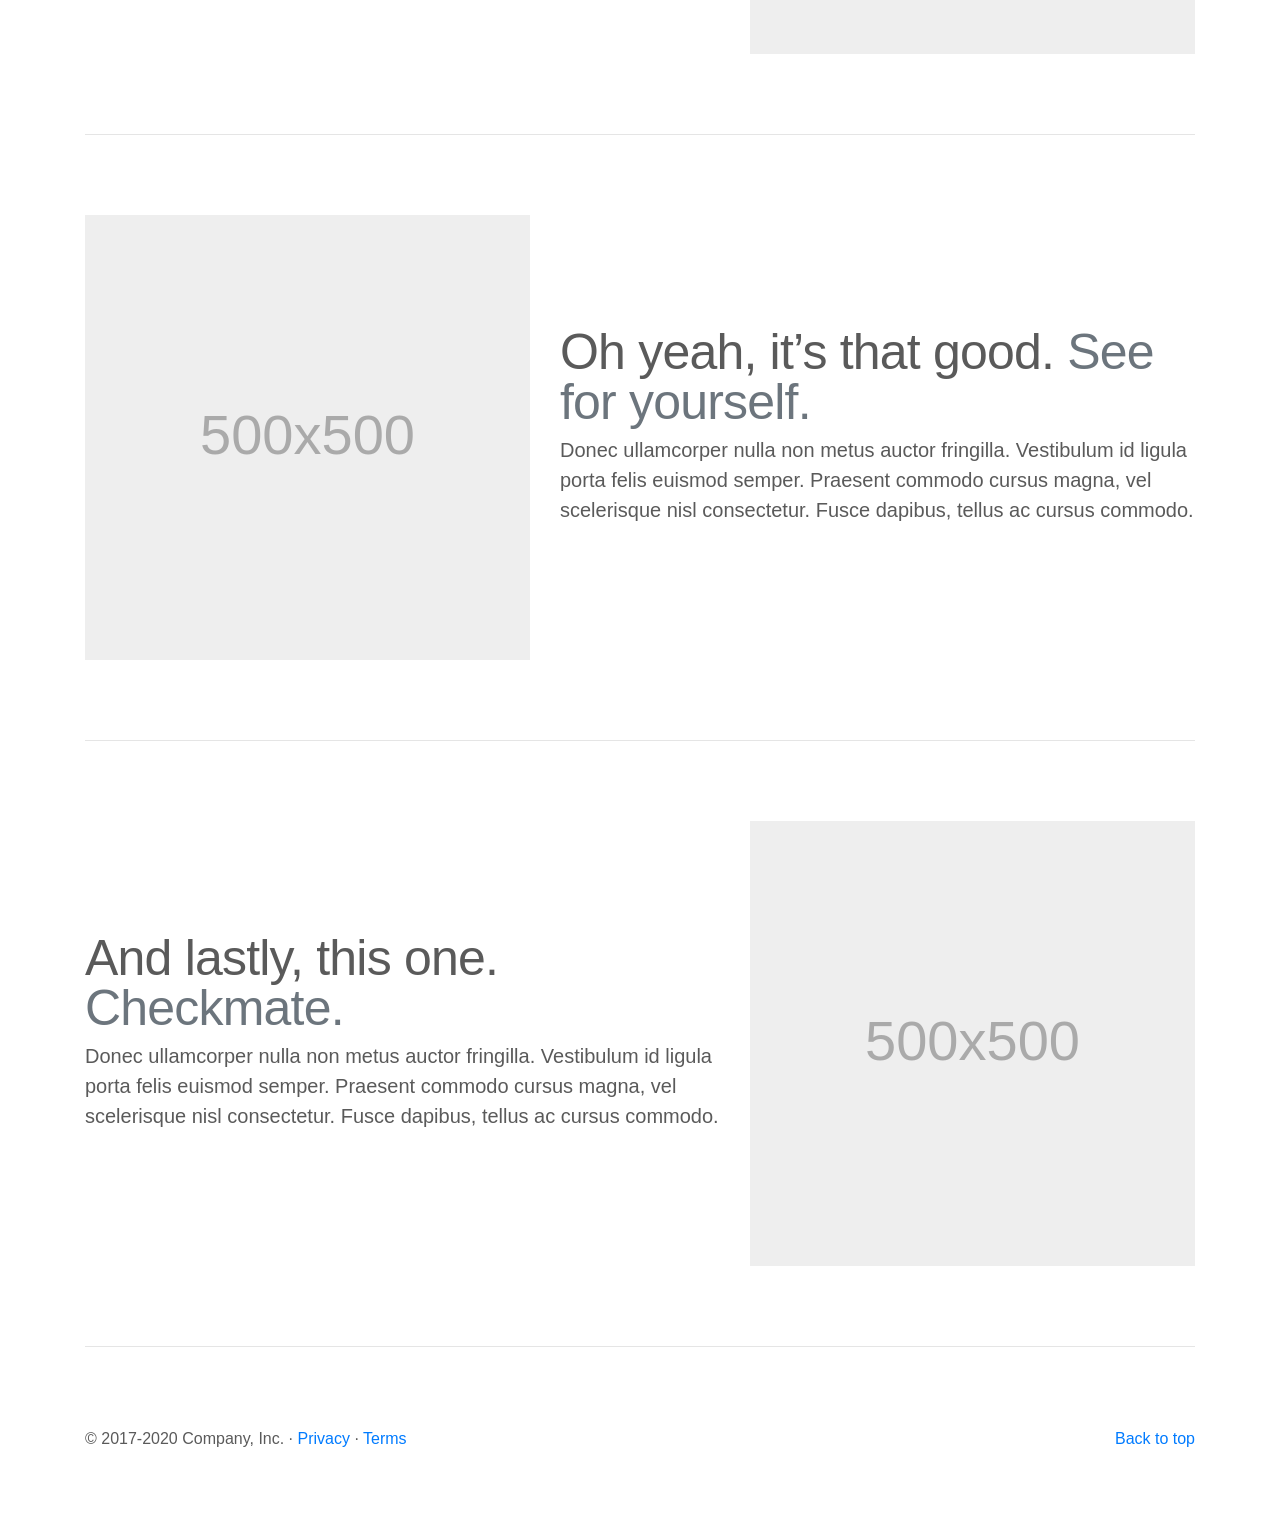
<file: bootstrap-4.5.0-examples/bootstrap-4.5.0-examples/carousel/index.html>
<!doctype html>
<html lang="en">
  <head>
    <meta charset="utf-8">
    <meta name="viewport" content="width=device-width, initial-scale=1, shrink-to-fit=no">
    <meta name="description" content="">
    <meta name="author" content="Mark Otto, Jacob Thornton, and Bootstrap contributors">
    <meta name="generator" content="Jekyll v4.0.1">
    <title>Carousel Template · Bootstrap</title>

    <link rel="canonical" href="https://getbootstrap.com/docs/4.5/examples/carousel/">

    <!-- Bootstrap core CSS -->
<link href="../assets/dist/css/bootstrap.css" rel="stylesheet">

    <style>
      .bd-placeholder-img {
        font-size: 1.125rem;
        text-anchor: middle;
        -webkit-user-select: none;
        -moz-user-select: none;
        -ms-user-select: none;
        user-select: none;
      }

      @media (min-width: 768px) {
        .bd-placeholder-img-lg {
          font-size: 3.5rem;
        }
      }
    </style>
    <!-- Custom styles for this template -->
    <link href="carousel.css" rel="stylesheet">
  </head>
  <body>
    <header>
  <nav class="navbar navbar-expand-md navbar-dark fixed-top bg-dark">
    <a class="navbar-brand" href="#">Carousel</a>
    <button class="navbar-toggler" type="button" data-toggle="collapse" data-target="#navbarCollapse" aria-controls="navbarCollapse" aria-expanded="false" aria-label="Toggle navigation">
      <span class="navbar-toggler-icon"></span>
    </button>
    <div class="collapse navbar-collapse" id="navbarCollapse">
      <ul class="navbar-nav mr-auto">
        <li class="nav-item active">
          <a class="nav-link" href="#">Home <span class="sr-only">(current)</span></a>
        </li>
        <li class="nav-item">
          <a class="nav-link" href="#">Link</a>
        </li>
        <li class="nav-item">
          <a class="nav-link disabled" href="#" tabindex="-1" aria-disabled="true">Disabled</a>
        </li>
      </ul>
      <form class="form-inline mt-2 mt-md-0">
        <input class="form-control mr-sm-2" type="text" placeholder="Search" aria-label="Search">
        <button class="btn btn-outline-success my-2 my-sm-0" type="submit">Search</button>
      </form>
    </div>
  </nav>
</header>

<main role="main">

  <div id="myCarousel" class="carousel slide" data-ride="carousel">
    <ol class="carousel-indicators">
      <li data-target="#myCarousel" data-slide-to="0" class="active"></li>
      <li data-target="#myCarousel" data-slide-to="1"></li>
      <li data-target="#myCarousel" data-slide-to="2"></li>
    </ol>
    <div class="carousel-inner">
      <div class="carousel-item active">
        <svg class="bd-placeholder-img" width="100%" height="100%" xmlns="http://www.w3.org/2000/svg" preserveAspectRatio="xMidYMid slice" focusable="false" role="img"><rect width="100%" height="100%" fill="#777"/></svg>
        <div class="container">
          <div class="carousel-caption text-left">
            <h1>Example headline.</h1>
            <p>Cras justo odio, dapibus ac facilisis in, egestas eget quam. Donec id elit non mi porta gravida at eget metus. Nullam id dolor id nibh ultricies vehicula ut id elit.</p>
            <p><a class="btn btn-lg btn-primary" href="#" role="button">Sign up today</a></p>
          </div>
        </div>
      </div>
      <div class="carousel-item">
        <svg class="bd-placeholder-img" width="100%" height="100%" xmlns="http://www.w3.org/2000/svg" preserveAspectRatio="xMidYMid slice" focusable="false" role="img"><rect width="100%" height="100%" fill="#777"/></svg>
        <div class="container">
          <div class="carousel-caption">
            <h1>Another example headline.</h1>
            <p>Cras justo odio, dapibus ac facilisis in, egestas eget quam. Donec id elit non mi porta gravida at eget metus. Nullam id dolor id nibh ultricies vehicula ut id elit.</p>
            <p><a class="btn btn-lg btn-primary" href="#" role="button">Learn more</a></p>
          </div>
        </div>
      </div>
      <div class="carousel-item">
        <svg class="bd-placeholder-img" width="100%" height="100%" xmlns="http://www.w3.org/2000/svg" preserveAspectRatio="xMidYMid slice" focusable="false" role="img"><rect width="100%" height="100%" fill="#777"/></svg>
        <div class="container">
          <div class="carousel-caption text-right">
            <h1>One more for good measure.</h1>
            <p>Cras justo odio, dapibus ac facilisis in, egestas eget quam. Donec id elit non mi porta gravida at eget metus. Nullam id dolor id nibh ultricies vehicula ut id elit.</p>
            <p><a class="btn btn-lg btn-primary" href="#" role="button">Browse gallery</a></p>
          </div>
        </div>
      </div>
    </div>
    <a class="carousel-control-prev" href="#myCarousel" role="button" data-slide="prev">
      <span class="carousel-control-prev-icon" aria-hidden="true"></span>
      <span class="sr-only">Previous</span>
    </a>
    <a class="carousel-control-next" href="#myCarousel" role="button" data-slide="next">
      <span class="carousel-control-next-icon" aria-hidden="true"></span>
      <span class="sr-only">Next</span>
    </a>
  </div>


  <!-- Marketing messaging and featurettes
  ================================================== -->
  <!-- Wrap the rest of the page in another container to center all the content. -->

  <div class="container marketing">

    <!-- Three columns of text below the carousel -->
    <div class="row">
      <div class="col-lg-4">
        <svg class="bd-placeholder-img rounded-circle" width="140" height="140" xmlns="http://www.w3.org/2000/svg" preserveAspectRatio="xMidYMid slice" focusable="false" role="img" aria-label="Placeholder: 140x140"><title>Placeholder</title><rect width="100%" height="100%" fill="#777"/><text x="50%" y="50%" fill="#777" dy=".3em">140x140</text></svg>
        <h2>Heading</h2>
        <p>Donec sed odio dui. Etiam porta sem malesuada magna mollis euismod. Nullam id dolor id nibh ultricies vehicula ut id elit. Morbi leo risus, porta ac consectetur ac, vestibulum at eros. Praesent commodo cursus magna.</p>
        <p><a class="btn btn-secondary" href="#" role="button">View details &raquo;</a></p>
      </div><!-- /.col-lg-4 -->
      <div class="col-lg-4">
        <svg class="bd-placeholder-img rounded-circle" width="140" height="140" xmlns="http://www.w3.org/2000/svg" preserveAspectRatio="xMidYMid slice" focusable="false" role="img" aria-label="Placeholder: 140x140"><title>Placeholder</title><rect width="100%" height="100%" fill="#777"/><text x="50%" y="50%" fill="#777" dy=".3em">140x140</text></svg>
        <h2>Heading</h2>
        <p>Duis mollis, est non commodo luctus, nisi erat porttitor ligula, eget lacinia odio sem nec elit. Cras mattis consectetur purus sit amet fermentum. Fusce dapibus, tellus ac cursus commodo, tortor mauris condimentum nibh.</p>
        <p><a class="btn btn-secondary" href="#" role="button">View details &raquo;</a></p>
      </div><!-- /.col-lg-4 -->
      <div class="col-lg-4">
        <svg class="bd-placeholder-img rounded-circle" width="140" height="140" xmlns="http://www.w3.org/2000/svg" preserveAspectRatio="xMidYMid slice" focusable="false" role="img" aria-label="Placeholder: 140x140"><title>Placeholder</title><rect width="100%" height="100%" fill="#777"/><text x="50%" y="50%" fill="#777" dy=".3em">140x140</text></svg>
        <h2>Heading</h2>
        <p>Donec sed odio dui. Cras justo odio, dapibus ac facilisis in, egestas eget quam. Vestibulum id ligula porta felis euismod semper. Fusce dapibus, tellus ac cursus commodo, tortor mauris condimentum nibh, ut fermentum massa justo sit amet risus.</p>
        <p><a class="btn btn-secondary" href="#" role="button">View details &raquo;</a></p>
      </div><!-- /.col-lg-4 -->
    </div><!-- /.row -->


    <!-- START THE FEATURETTES -->

    <hr class="featurette-divider">

    <div class="row featurette">
      <div class="col-md-7">
        <h2 class="featurette-heading">First featurette heading. <span class="text-muted">It’ll blow your mind.</span></h2>
        <p class="lead">Donec ullamcorper nulla non metus auctor fringilla. Vestibulum id ligula porta felis euismod semper. Praesent commodo cursus magna, vel scelerisque nisl consectetur. Fusce dapibus, tellus ac cursus commodo.</p>
      </div>
      <div class="col-md-5">
        <svg class="bd-placeholder-img bd-placeholder-img-lg featurette-image img-fluid mx-auto" width="500" height="500" xmlns="http://www.w3.org/2000/svg" preserveAspectRatio="xMidYMid slice" focusable="false" role="img" aria-label="Placeholder: 500x500"><title>Placeholder</title><rect width="100%" height="100%" fill="#eee"/><text x="50%" y="50%" fill="#aaa" dy=".3em">500x500</text></svg>
      </div>
    </div>

    <hr class="featurette-divider">

    <div class="row featurette">
      <div class="col-md-7 order-md-2">
        <h2 class="featurette-heading">Oh yeah, it’s that good. <span class="text-muted">See for yourself.</span></h2>
        <p class="lead">Donec ullamcorper nulla non metus auctor fringilla. Vestibulum id ligula porta felis euismod semper. Praesent commodo cursus magna, vel scelerisque nisl consectetur. Fusce dapibus, tellus ac cursus commodo.</p>
      </div>
      <div class="col-md-5 order-md-1">
        <svg class="bd-placeholder-img bd-placeholder-img-lg featurette-image img-fluid mx-auto" width="500" height="500" xmlns="http://www.w3.org/2000/svg" preserveAspectRatio="xMidYMid slice" focusable="false" role="img" aria-label="Placeholder: 500x500"><title>Placeholder</title><rect width="100%" height="100%" fill="#eee"/><text x="50%" y="50%" fill="#aaa" dy=".3em">500x500</text></svg>
      </div>
    </div>

    <hr class="featurette-divider">

    <div class="row featurette">
      <div class="col-md-7">
        <h2 class="featurette-heading">And lastly, this one. <span class="text-muted">Checkmate.</span></h2>
        <p class="lead">Donec ullamcorper nulla non metus auctor fringilla. Vestibulum id ligula porta felis euismod semper. Praesent commodo cursus magna, vel scelerisque nisl consectetur. Fusce dapibus, tellus ac cursus commodo.</p>
      </div>
      <div class="col-md-5">
        <svg class="bd-placeholder-img bd-placeholder-img-lg featurette-image img-fluid mx-auto" width="500" height="500" xmlns="http://www.w3.org/2000/svg" preserveAspectRatio="xMidYMid slice" focusable="false" role="img" aria-label="Placeholder: 500x500"><title>Placeholder</title><rect width="100%" height="100%" fill="#eee"/><text x="50%" y="50%" fill="#aaa" dy=".3em">500x500</text></svg>
      </div>
    </div>

    <hr class="featurette-divider">

    <!-- /END THE FEATURETTES -->

  </div><!-- /.container -->


  <!-- FOOTER -->
  <footer class="container">
    <p class="float-right"><a href="#">Back to top</a></p>
    <p>&copy; 2017-2020 Company, Inc. &middot; <a href="#">Privacy</a> &middot; <a href="#">Terms</a></p>
  </footer>
</main>
<script src="https://code.jquery.com/jquery-3.5.1.slim.min.js" integrity="sha384-DfXdz2htPH0lsSSs5nCTpuj/zy4C+OGpamoFVy38MVBnE+IbbVYUew+OrCXaRkfj" crossorigin="anonymous"></script>
      <script>window.jQuery || document.write('<script src="../assets/js/vendor/jquery.slim.min.js"><\/script>')</script><script src="../assets/dist/js/bootstrap.bundle.js"></script></body>
</html>
</file>
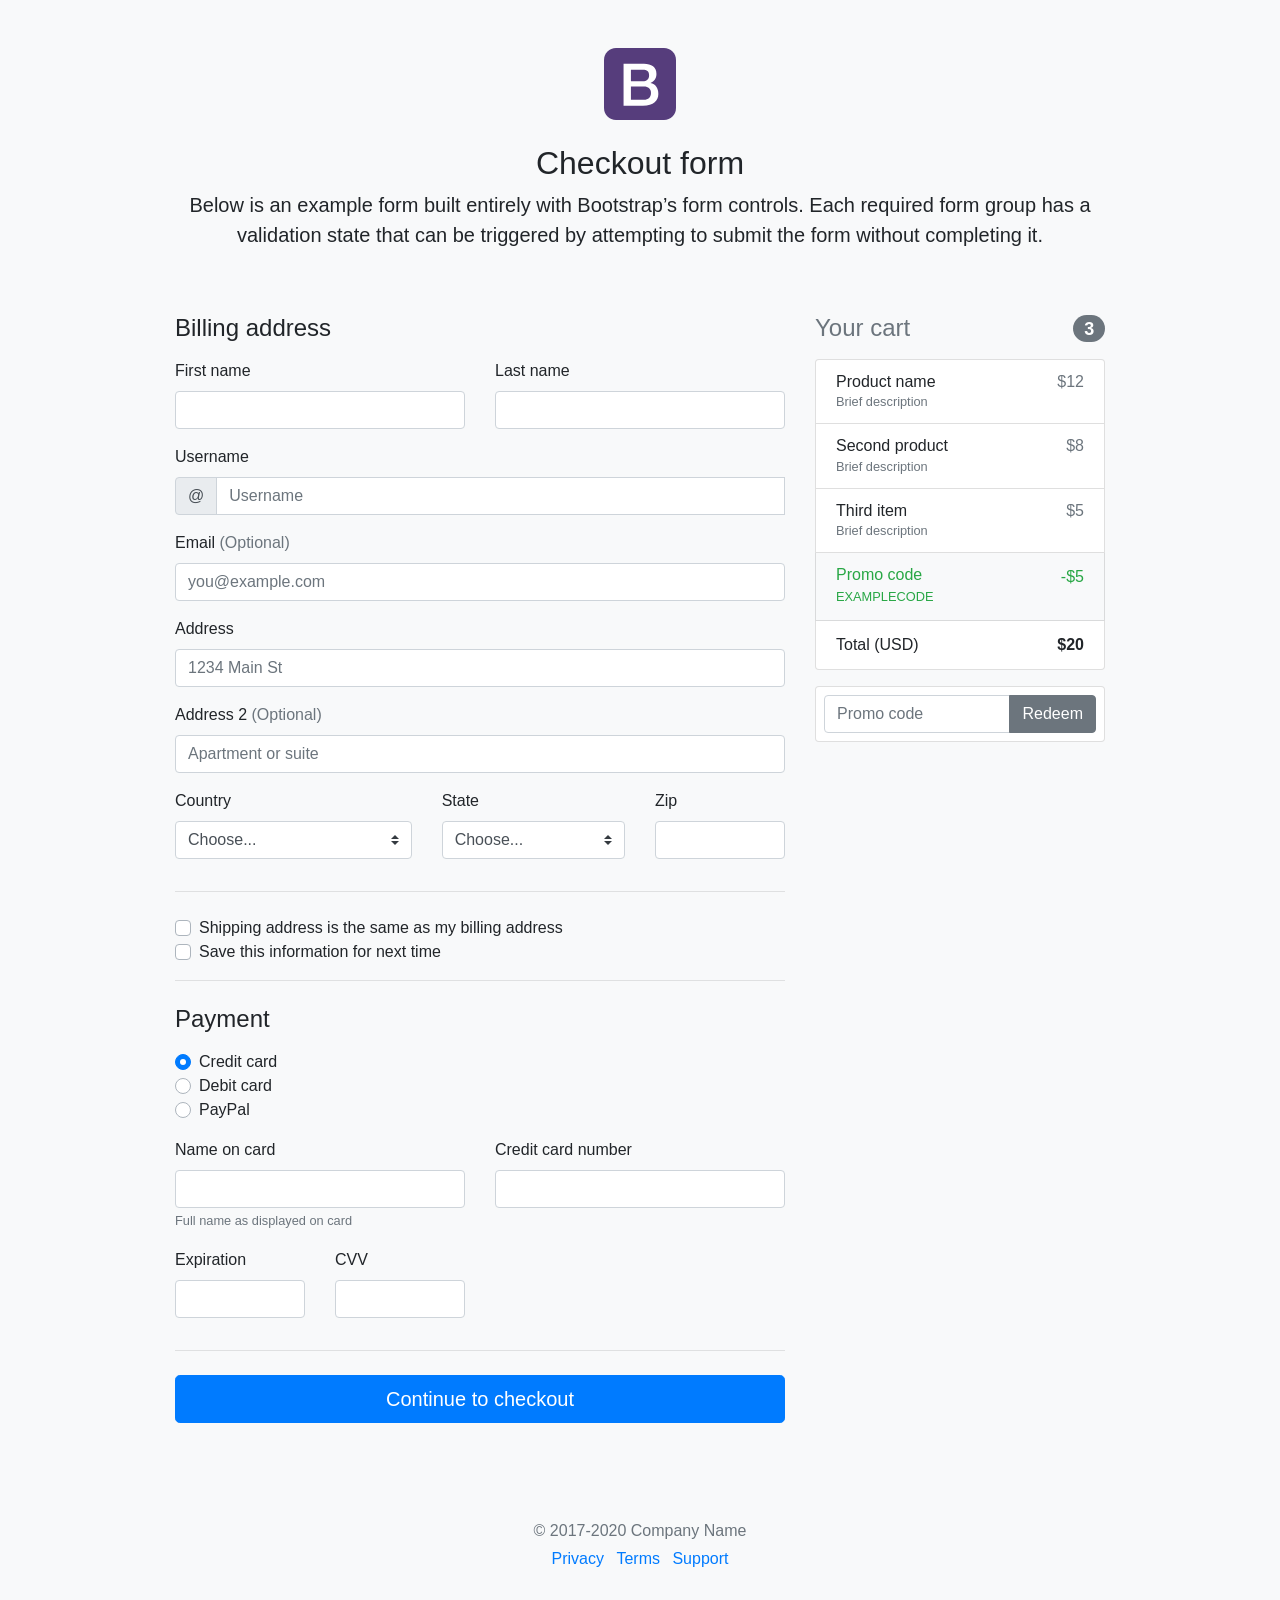
<file: bootstrap-4.5.0-examples/bootstrap-4.5.0-examples/checkout/index.html>
<!doctype html>
<html lang="en">
  <head>
    <meta charset="utf-8">
    <meta name="viewport" content="width=device-width, initial-scale=1, shrink-to-fit=no">
    <meta name="description" content="">
    <meta name="author" content="Mark Otto, Jacob Thornton, and Bootstrap contributors">
    <meta name="generator" content="Jekyll v4.0.1">
    <title>Checkout example · Bootstrap</title>

    <link rel="canonical" href="https://getbootstrap.com/docs/4.5/examples/checkout/">

    <!-- Bootstrap core CSS -->
<link href="../assets/dist/css/bootstrap.css" rel="stylesheet">

    <style>
      .bd-placeholder-img {
        font-size: 1.125rem;
        text-anchor: middle;
        -webkit-user-select: none;
        -moz-user-select: none;
        -ms-user-select: none;
        user-select: none;
      }

      @media (min-width: 768px) {
        .bd-placeholder-img-lg {
          font-size: 3.5rem;
        }
      }
    </style>
    <!-- Custom styles for this template -->
    <link href="form-validation.css" rel="stylesheet">
  </head>
  <body class="bg-light">
    <div class="container">
  <div class="py-5 text-center">
    <img class="d-block mx-auto mb-4" src="../assets/brand/bootstrap-solid.svg" alt="" width="72" height="72">
    <h2>Checkout form</h2>
    <p class="lead">Below is an example form built entirely with Bootstrap’s form controls. Each required form group has a validation state that can be triggered by attempting to submit the form without completing it.</p>
  </div>

  <div class="row">
    <div class="col-md-4 order-md-2 mb-4">
      <h4 class="d-flex justify-content-between align-items-center mb-3">
        <span class="text-muted">Your cart</span>
        <span class="badge badge-secondary badge-pill">3</span>
      </h4>
      <ul class="list-group mb-3">
        <li class="list-group-item d-flex justify-content-between lh-condensed">
          <div>
            <h6 class="my-0">Product name</h6>
            <small class="text-muted">Brief description</small>
          </div>
          <span class="text-muted">$12</span>
        </li>
        <li class="list-group-item d-flex justify-content-between lh-condensed">
          <div>
            <h6 class="my-0">Second product</h6>
            <small class="text-muted">Brief description</small>
          </div>
          <span class="text-muted">$8</span>
        </li>
        <li class="list-group-item d-flex justify-content-between lh-condensed">
          <div>
            <h6 class="my-0">Third item</h6>
            <small class="text-muted">Brief description</small>
          </div>
          <span class="text-muted">$5</span>
        </li>
        <li class="list-group-item d-flex justify-content-between bg-light">
          <div class="text-success">
            <h6 class="my-0">Promo code</h6>
            <small>EXAMPLECODE</small>
          </div>
          <span class="text-success">-$5</span>
        </li>
        <li class="list-group-item d-flex justify-content-between">
          <span>Total (USD)</span>
          <strong>$20</strong>
        </li>
      </ul>

      <form class="card p-2">
        <div class="input-group">
          <input type="text" class="form-control" placeholder="Promo code">
          <div class="input-group-append">
            <button type="submit" class="btn btn-secondary">Redeem</button>
          </div>
        </div>
      </form>
    </div>
    <div class="col-md-8 order-md-1">
      <h4 class="mb-3">Billing address</h4>
      <form class="needs-validation" novalidate>
        <div class="row">
          <div class="col-md-6 mb-3">
            <label for="firstName">First name</label>
            <input type="text" class="form-control" id="firstName" placeholder="" value="" required>
            <div class="invalid-feedback">
              Valid first name is required.
            </div>
          </div>
          <div class="col-md-6 mb-3">
            <label for="lastName">Last name</label>
            <input type="text" class="form-control" id="lastName" placeholder="" value="" required>
            <div class="invalid-feedback">
              Valid last name is required.
            </div>
          </div>
        </div>

        <div class="mb-3">
          <label for="username">Username</label>
          <div class="input-group">
            <div class="input-group-prepend">
              <span class="input-group-text">@</span>
            </div>
            <input type="text" class="form-control" id="username" placeholder="Username" required>
            <div class="invalid-feedback" style="width: 100%;">
              Your username is required.
            </div>
          </div>
        </div>

        <div class="mb-3">
          <label for="email">Email <span class="text-muted">(Optional)</span></label>
          <input type="email" class="form-control" id="email" placeholder="you@example.com">
          <div class="invalid-feedback">
            Please enter a valid email address for shipping updates.
          </div>
        </div>

        <div class="mb-3">
          <label for="address">Address</label>
          <input type="text" class="form-control" id="address" placeholder="1234 Main St" required>
          <div class="invalid-feedback">
            Please enter your shipping address.
          </div>
        </div>

        <div class="mb-3">
          <label for="address2">Address 2 <span class="text-muted">(Optional)</span></label>
          <input type="text" class="form-control" id="address2" placeholder="Apartment or suite">
        </div>

        <div class="row">
          <div class="col-md-5 mb-3">
            <label for="country">Country</label>
            <select class="custom-select d-block w-100" id="country" required>
              <option value="">Choose...</option>
              <option>United States</option>
            </select>
            <div class="invalid-feedback">
              Please select a valid country.
            </div>
          </div>
          <div class="col-md-4 mb-3">
            <label for="state">State</label>
            <select class="custom-select d-block w-100" id="state" required>
              <option value="">Choose...</option>
              <option>California</option>
            </select>
            <div class="invalid-feedback">
              Please provide a valid state.
            </div>
          </div>
          <div class="col-md-3 mb-3">
            <label for="zip">Zip</label>
            <input type="text" class="form-control" id="zip" placeholder="" required>
            <div class="invalid-feedback">
              Zip code required.
            </div>
          </div>
        </div>
        <hr class="mb-4">
        <div class="custom-control custom-checkbox">
          <input type="checkbox" class="custom-control-input" id="same-address">
          <label class="custom-control-label" for="same-address">Shipping address is the same as my billing address</label>
        </div>
        <div class="custom-control custom-checkbox">
          <input type="checkbox" class="custom-control-input" id="save-info">
          <label class="custom-control-label" for="save-info">Save this information for next time</label>
        </div>
        <hr class="mb-4">

        <h4 class="mb-3">Payment</h4>

        <div class="d-block my-3">
          <div class="custom-control custom-radio">
            <input id="credit" name="paymentMethod" type="radio" class="custom-control-input" checked required>
            <label class="custom-control-label" for="credit">Credit card</label>
          </div>
          <div class="custom-control custom-radio">
            <input id="debit" name="paymentMethod" type="radio" class="custom-control-input" required>
            <label class="custom-control-label" for="debit">Debit card</label>
          </div>
          <div class="custom-control custom-radio">
            <input id="paypal" name="paymentMethod" type="radio" class="custom-control-input" required>
            <label class="custom-control-label" for="paypal">PayPal</label>
          </div>
        </div>
        <div class="row">
          <div class="col-md-6 mb-3">
            <label for="cc-name">Name on card</label>
            <input type="text" class="form-control" id="cc-name" placeholder="" required>
            <small class="text-muted">Full name as displayed on card</small>
            <div class="invalid-feedback">
              Name on card is required
            </div>
          </div>
          <div class="col-md-6 mb-3">
            <label for="cc-number">Credit card number</label>
            <input type="text" class="form-control" id="cc-number" placeholder="" required>
            <div class="invalid-feedback">
              Credit card number is required
            </div>
          </div>
        </div>
        <div class="row">
          <div class="col-md-3 mb-3">
            <label for="cc-expiration">Expiration</label>
            <input type="text" class="form-control" id="cc-expiration" placeholder="" required>
            <div class="invalid-feedback">
              Expiration date required
            </div>
          </div>
          <div class="col-md-3 mb-3">
            <label for="cc-cvv">CVV</label>
            <input type="text" class="form-control" id="cc-cvv" placeholder="" required>
            <div class="invalid-feedback">
              Security code required
            </div>
          </div>
        </div>
        <hr class="mb-4">
        <button class="btn btn-primary btn-lg btn-block" type="submit">Continue to checkout</button>
      </form>
    </div>
  </div>

  <footer class="my-5 pt-5 text-muted text-center text-small">
    <p class="mb-1">&copy; 2017-2020 Company Name</p>
    <ul class="list-inline">
      <li class="list-inline-item"><a href="#">Privacy</a></li>
      <li class="list-inline-item"><a href="#">Terms</a></li>
      <li class="list-inline-item"><a href="#">Support</a></li>
    </ul>
  </footer>
</div>
<script src="https://code.jquery.com/jquery-3.5.1.slim.min.js" integrity="sha384-DfXdz2htPH0lsSSs5nCTpuj/zy4C+OGpamoFVy38MVBnE+IbbVYUew+OrCXaRkfj" crossorigin="anonymous"></script>
      <script>window.jQuery || document.write('<script src="../assets/js/vendor/jquery.slim.min.js"><\/script>')</script><script src="../assets/dist/js/bootstrap.bundle.js"></script>
        <script src="form-validation.js"></script></body>
</html>
</file>
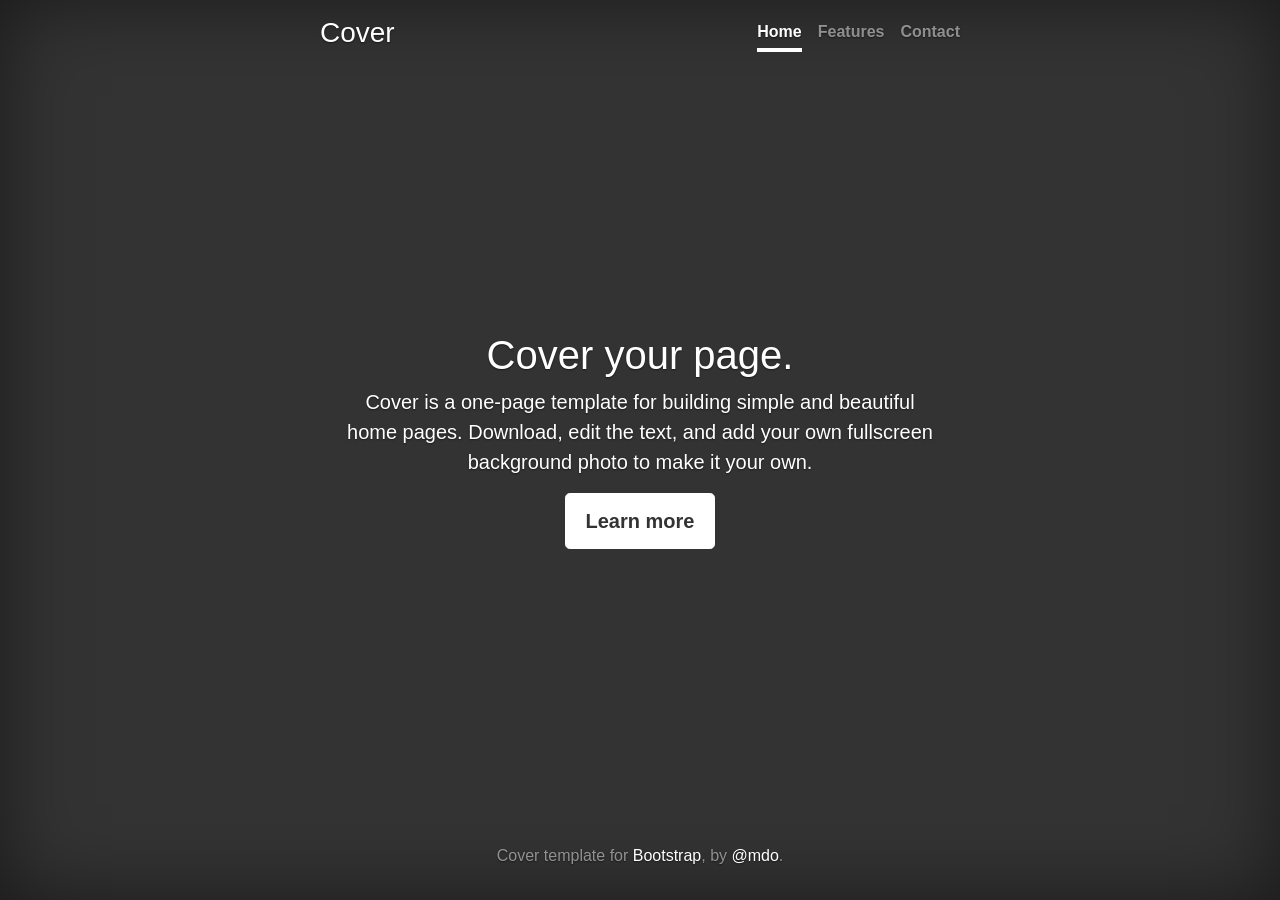
<file: bootstrap-4.5.0-examples/bootstrap-4.5.0-examples/cover/index.html>
<!doctype html>
<html lang="en">
  <head>
    <meta charset="utf-8">
    <meta name="viewport" content="width=device-width, initial-scale=1, shrink-to-fit=no">
    <meta name="description" content="">
    <meta name="author" content="Mark Otto, Jacob Thornton, and Bootstrap contributors">
    <meta name="generator" content="Jekyll v4.0.1">
    <title>Cover Template · Bootstrap</title>

    <link rel="canonical" href="https://getbootstrap.com/docs/4.5/examples/cover/">

    <!-- Bootstrap core CSS -->
<link href="../assets/dist/css/bootstrap.css" rel="stylesheet">

    <style>
      .bd-placeholder-img {
        font-size: 1.125rem;
        text-anchor: middle;
        -webkit-user-select: none;
        -moz-user-select: none;
        -ms-user-select: none;
        user-select: none;
      }

      @media (min-width: 768px) {
        .bd-placeholder-img-lg {
          font-size: 3.5rem;
        }
      }
    </style>
    <!-- Custom styles for this template -->
    <link href="cover.css" rel="stylesheet">
  </head>
  <body class="text-center">
    <div class="cover-container d-flex w-100 h-100 p-3 mx-auto flex-column">
  <header class="masthead mb-auto">
    <div class="inner">
      <h3 class="masthead-brand">Cover</h3>
      <nav class="nav nav-masthead justify-content-center">
        <a class="nav-link active" href="#">Home</a>
        <a class="nav-link" href="#">Features</a>
        <a class="nav-link" href="#">Contact</a>
      </nav>
    </div>
  </header>

  <main role="main" class="inner cover">
    <h1 class="cover-heading">Cover your page.</h1>
    <p class="lead">Cover is a one-page template for building simple and beautiful home pages. Download, edit the text, and add your own fullscreen background photo to make it your own.</p>
    <p class="lead">
      <a href="#" class="btn btn-lg btn-secondary">Learn more</a>
    </p>
  </main>

  <footer class="mastfoot mt-auto">
    <div class="inner">
      <p>Cover template for <a href="https://getbootstrap.com/">Bootstrap</a>, by <a href="https://twitter.com/mdo">@mdo</a>.</p>
    </div>
  </footer>
</div>
</body>
</html>
</file>
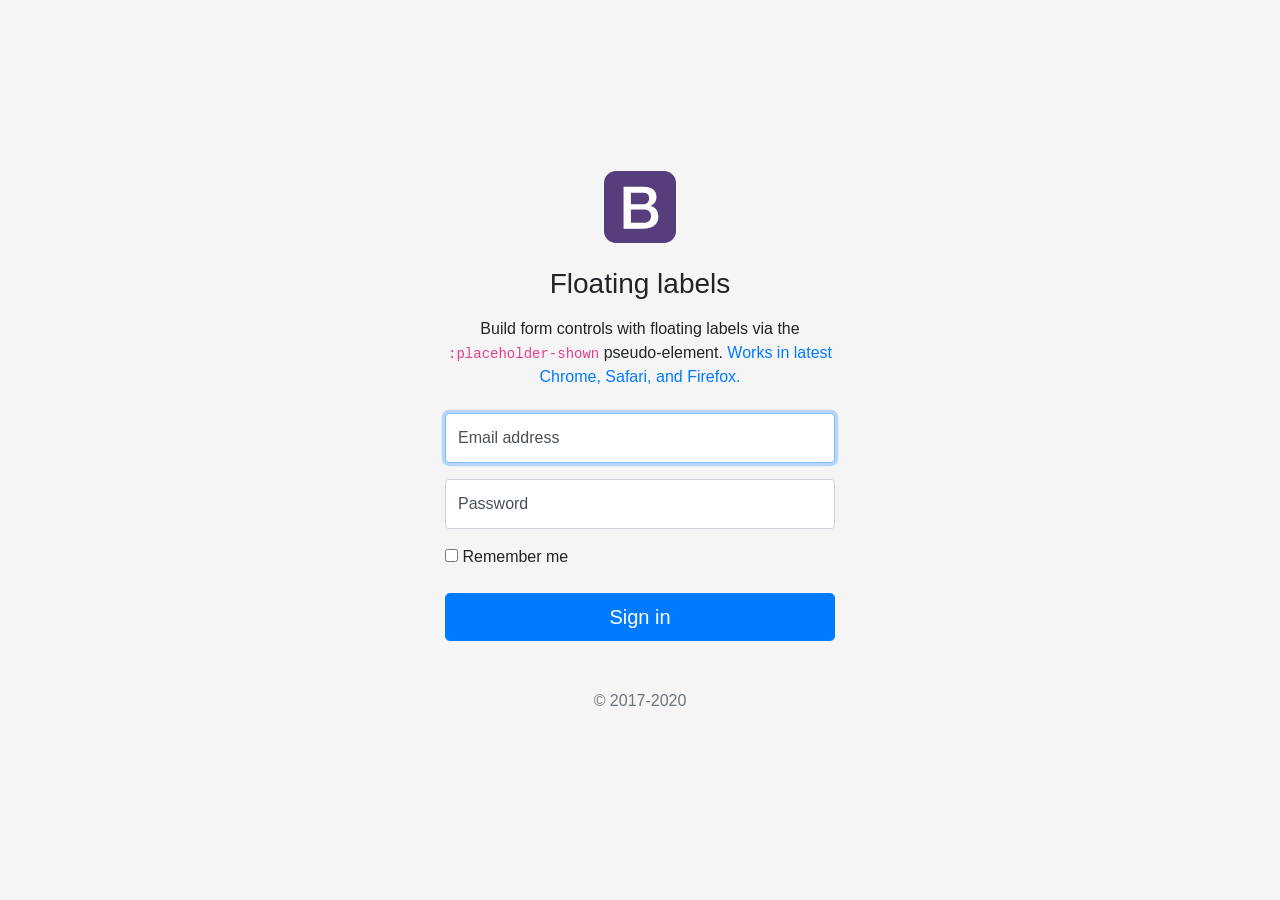
<file: bootstrap-4.5.0-examples/bootstrap-4.5.0-examples/floating-labels/index.html>
<!doctype html>
<html lang="en">
  <head>
    <meta charset="utf-8">
    <meta name="viewport" content="width=device-width, initial-scale=1, shrink-to-fit=no">
    <meta name="description" content="">
    <meta name="author" content="Mark Otto, Jacob Thornton, and Bootstrap contributors">
    <meta name="generator" content="Jekyll v4.0.1">
    <title>Floating labels example · Bootstrap</title>

    <link rel="canonical" href="https://getbootstrap.com/docs/4.5/examples/floating-labels/">

    <!-- Bootstrap core CSS -->
<link href="../assets/dist/css/bootstrap.css" rel="stylesheet">

    <style>
      .bd-placeholder-img {
        font-size: 1.125rem;
        text-anchor: middle;
        -webkit-user-select: none;
        -moz-user-select: none;
        -ms-user-select: none;
        user-select: none;
      }

      @media (min-width: 768px) {
        .bd-placeholder-img-lg {
          font-size: 3.5rem;
        }
      }
    </style>
    <!-- Custom styles for this template -->
    <link href="floating-labels.css" rel="stylesheet">
  </head>
  <body>
    <form class="form-signin">
  <div class="text-center mb-4">
    <img class="mb-4" src="../assets/brand/bootstrap-solid.svg" alt="" width="72" height="72">
    <h1 class="h3 mb-3 font-weight-normal">Floating labels</h1>
    <p>Build form controls with floating labels via the <code>:placeholder-shown</code> pseudo-element. <a href="https://caniuse.com/#feat=css-placeholder-shown">Works in latest Chrome, Safari, and Firefox.</a></p>
  </div>

  <div class="form-label-group">
    <input type="email" id="inputEmail" class="form-control" placeholder="Email address" required autofocus>
    <label for="inputEmail">Email address</label>
  </div>

  <div class="form-label-group">
    <input type="password" id="inputPassword" class="form-control" placeholder="Password" required>
    <label for="inputPassword">Password</label>
  </div>

  <div class="checkbox mb-3">
    <label>
      <input type="checkbox" value="remember-me"> Remember me
    </label>
  </div>
  <button class="btn btn-lg btn-primary btn-block" type="submit">Sign in</button>
  <p class="mt-5 mb-3 text-muted text-center">&copy; 2017-2020</p>
</form>
</body>
</html>
</file>
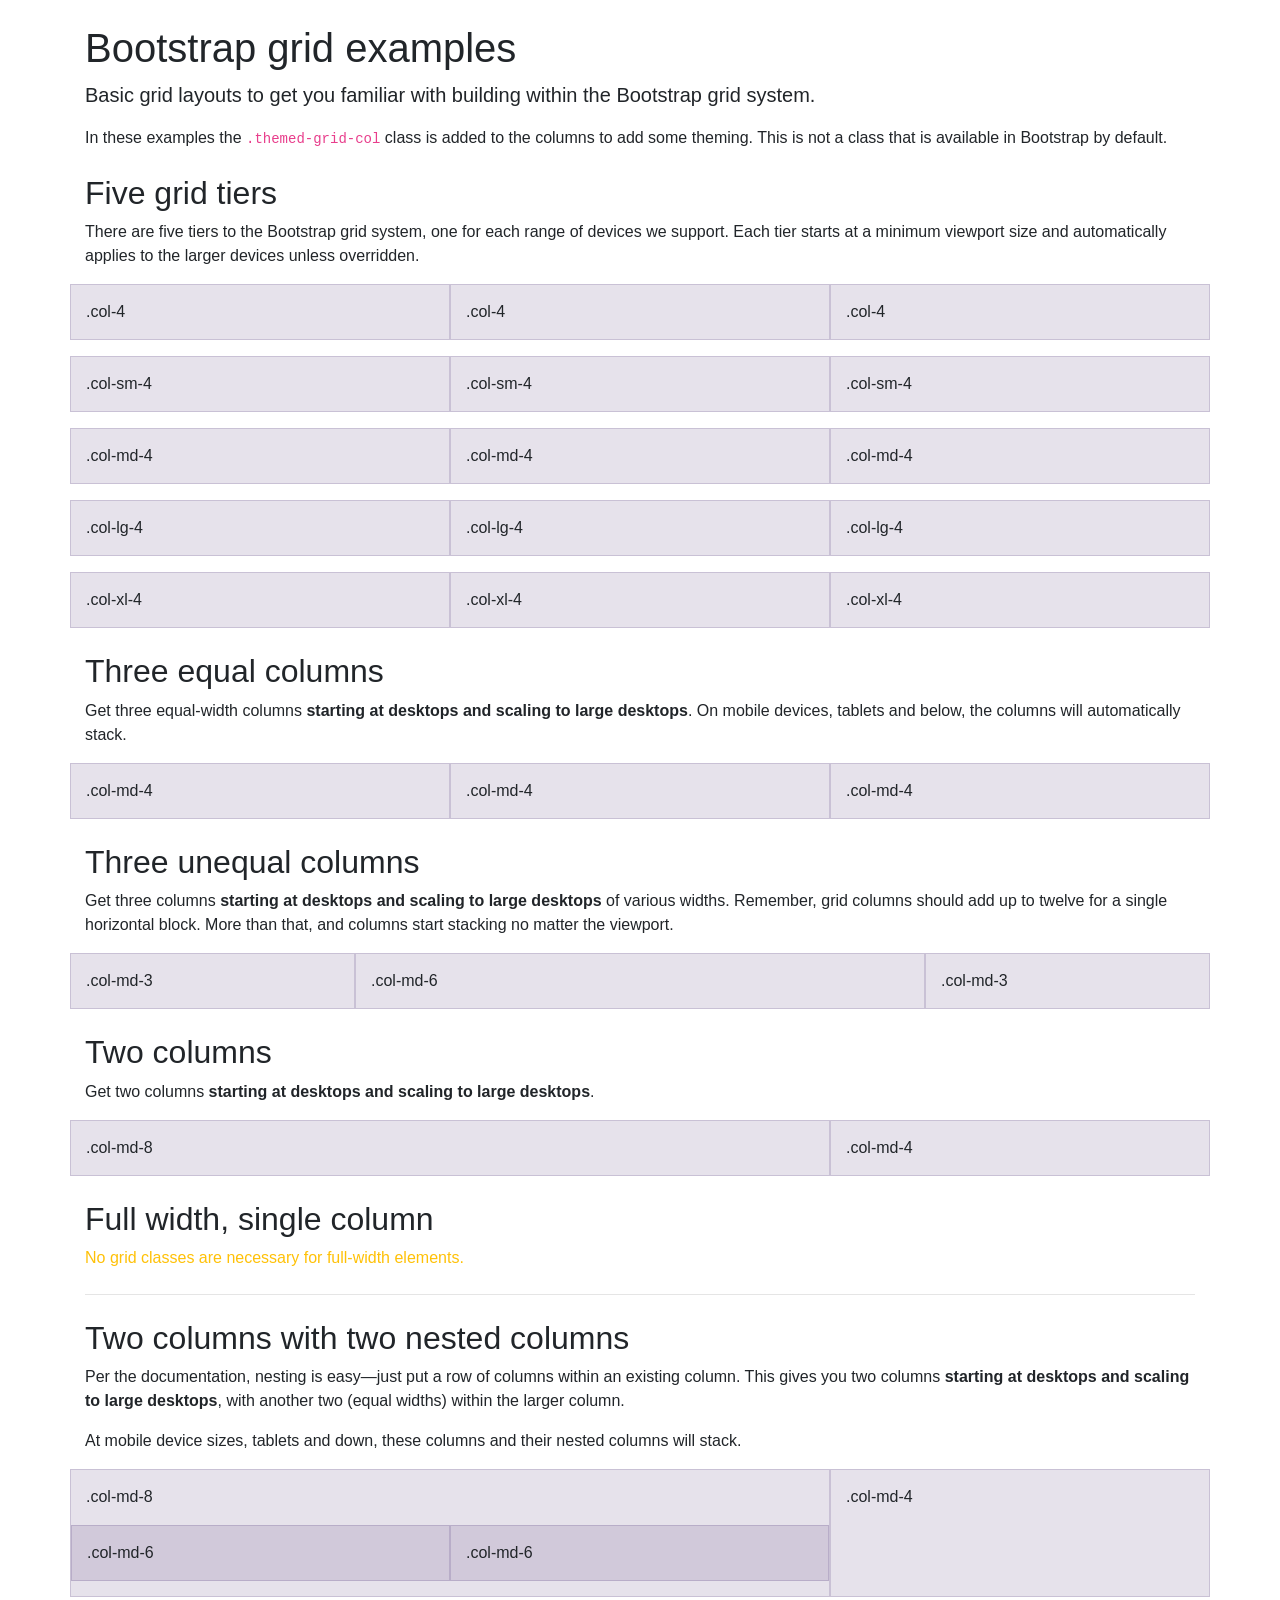
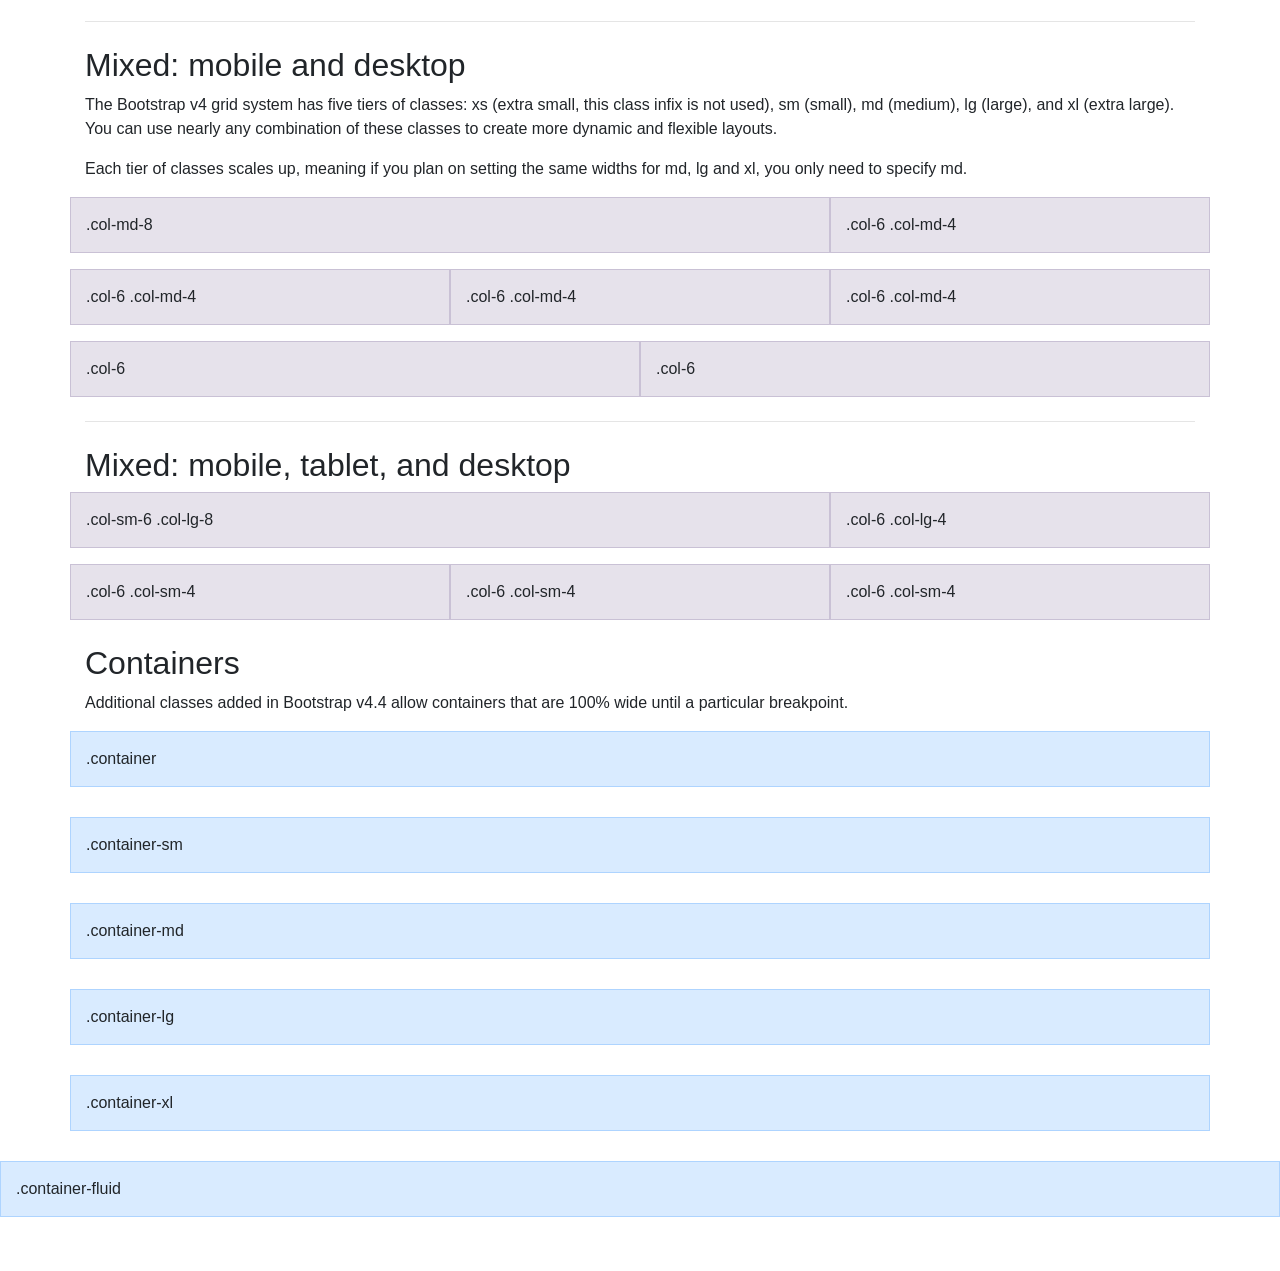
<file: bootstrap-4.5.0-examples/bootstrap-4.5.0-examples/grid/index.html>
<!doctype html>
<html lang="en">
  <head>
    <meta charset="utf-8">
    <meta name="viewport" content="width=device-width, initial-scale=1, shrink-to-fit=no">
    <meta name="description" content="">
    <meta name="author" content="Mark Otto, Jacob Thornton, and Bootstrap contributors">
    <meta name="generator" content="Jekyll v4.0.1">
    <title>Grid Template · Bootstrap</title>

    <link rel="canonical" href="https://getbootstrap.com/docs/4.5/examples/grid/">

    <!-- Bootstrap core CSS -->
<link href="../assets/dist/css/bootstrap.css" rel="stylesheet">

    <style>
      .bd-placeholder-img {
        font-size: 1.125rem;
        text-anchor: middle;
        -webkit-user-select: none;
        -moz-user-select: none;
        -ms-user-select: none;
        user-select: none;
      }

      @media (min-width: 768px) {
        .bd-placeholder-img-lg {
          font-size: 3.5rem;
        }
      }
    </style>
    <!-- Custom styles for this template -->
    <link href="grid.css" rel="stylesheet">
  </head>
  <body class="py-4">
    <div class="container">

  <h1>Bootstrap grid examples</h1>
  <p class="lead">Basic grid layouts to get you familiar with building within the Bootstrap grid system.</p>
  <p>In these examples the <code>.themed-grid-col</code> class is added to the columns to add some theming. This is not a class that is available in Bootstrap by default.</p>

  <h2 class="mt-4">Five grid tiers</h2>
  <p>There are five tiers to the Bootstrap grid system, one for each range of devices we support. Each tier starts at a minimum viewport size and automatically applies to the larger devices unless overridden.</p>

  <div class="row mb-3">
    <div class="col-4 themed-grid-col">.col-4</div>
    <div class="col-4 themed-grid-col">.col-4</div>
    <div class="col-4 themed-grid-col">.col-4</div>
  </div>

  <div class="row mb-3">
    <div class="col-sm-4 themed-grid-col">.col-sm-4</div>
    <div class="col-sm-4 themed-grid-col">.col-sm-4</div>
    <div class="col-sm-4 themed-grid-col">.col-sm-4</div>
  </div>

  <div class="row mb-3">
    <div class="col-md-4 themed-grid-col">.col-md-4</div>
    <div class="col-md-4 themed-grid-col">.col-md-4</div>
    <div class="col-md-4 themed-grid-col">.col-md-4</div>
  </div>

  <div class="row mb-3">
    <div class="col-lg-4 themed-grid-col">.col-lg-4</div>
    <div class="col-lg-4 themed-grid-col">.col-lg-4</div>
    <div class="col-lg-4 themed-grid-col">.col-lg-4</div>
  </div>

  <div class="row mb-3">
    <div class="col-xl-4 themed-grid-col">.col-xl-4</div>
    <div class="col-xl-4 themed-grid-col">.col-xl-4</div>
    <div class="col-xl-4 themed-grid-col">.col-xl-4</div>
  </div>

  <h2 class="mt-4">Three equal columns</h2>
  <p>Get three equal-width columns <strong>starting at desktops and scaling to large desktops</strong>. On mobile devices, tablets and below, the columns will automatically stack.</p>
  <div class="row mb-3">
    <div class="col-md-4 themed-grid-col">.col-md-4</div>
    <div class="col-md-4 themed-grid-col">.col-md-4</div>
    <div class="col-md-4 themed-grid-col">.col-md-4</div>
  </div>

  <h2 class="mt-4">Three unequal columns</h2>
  <p>Get three columns <strong>starting at desktops and scaling to large desktops</strong> of various widths. Remember, grid columns should add up to twelve for a single horizontal block. More than that, and columns start stacking no matter the viewport.</p>
  <div class="row mb-3">
    <div class="col-md-3 themed-grid-col">.col-md-3</div>
    <div class="col-md-6 themed-grid-col">.col-md-6</div>
    <div class="col-md-3 themed-grid-col">.col-md-3</div>
  </div>

  <h2 class="mt-4">Two columns</h2>
  <p>Get two columns <strong>starting at desktops and scaling to large desktops</strong>.</p>
  <div class="row mb-3">
    <div class="col-md-8 themed-grid-col">.col-md-8</div>
    <div class="col-md-4 themed-grid-col">.col-md-4</div>
  </div>

  <h2 class="mt-4">Full width, single column</h2>
  <p class="text-warning">
    No grid classes are necessary for full-width elements.
  </p>

  <hr class="my-4">

  <h2 class="mt-4">Two columns with two nested columns</h2>
  <p>Per the documentation, nesting is easy—just put a row of columns within an existing column. This gives you two columns <strong>starting at desktops and scaling to large desktops</strong>, with another two (equal widths) within the larger column.</p>
  <p>At mobile device sizes, tablets and down, these columns and their nested columns will stack.</p>
  <div class="row mb-3">
    <div class="col-md-8 themed-grid-col">
      <div class="pb-3">
        .col-md-8
      </div>
      <div class="row">
        <div class="col-md-6 themed-grid-col">.col-md-6</div>
        <div class="col-md-6 themed-grid-col">.col-md-6</div>
      </div>
    </div>
    <div class="col-md-4 themed-grid-col">.col-md-4</div>
  </div>

  <hr class="my-4">

  <h2 class="mt-4">Mixed: mobile and desktop</h2>
  <p>The Bootstrap v4 grid system has five tiers of classes: xs (extra small, this class infix is not used), sm (small), md (medium), lg (large), and xl (extra large). You can use nearly any combination of these classes to create more dynamic and flexible layouts.</p>
  <p>Each tier of classes scales up, meaning if you plan on setting the same widths for md, lg and xl, you only need to specify md.</p>
  <div class="row mb-3">
    <div class="col-md-8 themed-grid-col">.col-md-8</div>
    <div class="col-6 col-md-4 themed-grid-col">.col-6 .col-md-4</div>
  </div>
  <div class="row mb-3">
    <div class="col-6 col-md-4 themed-grid-col">.col-6 .col-md-4</div>
    <div class="col-6 col-md-4 themed-grid-col">.col-6 .col-md-4</div>
    <div class="col-6 col-md-4 themed-grid-col">.col-6 .col-md-4</div>
  </div>
  <div class="row mb-3">
    <div class="col-6 themed-grid-col">.col-6</div>
    <div class="col-6 themed-grid-col">.col-6</div>
  </div>

  <hr class="my-4">

  <h2 class="mt-4">Mixed: mobile, tablet, and desktop</h2>
  <div class="row mb-3">
    <div class="col-sm-6 col-lg-8 themed-grid-col">.col-sm-6 .col-lg-8</div>
    <div class="col-6 col-lg-4 themed-grid-col">.col-6 .col-lg-4</div>
  </div>
  <div class="row mb-3">
    <div class="col-6 col-sm-4 themed-grid-col">.col-6 .col-sm-4</div>
    <div class="col-6 col-sm-4 themed-grid-col">.col-6 .col-sm-4</div>
    <div class="col-6 col-sm-4 themed-grid-col">.col-6 .col-sm-4</div>
  </div>

</div>

<div class="container" id="containers">
  <h2 class="mt-4">Containers</h2>
  <p>Additional classes added in Bootstrap v4.4 allow containers that are 100% wide until a particular breakpoint.</p>
</div>

<div class="container themed-container">.container</div>
<div class="container-sm themed-container">.container-sm</div>
<div class="container-md themed-container">.container-md</div>
<div class="container-lg themed-container">.container-lg</div>
<div class="container-xl themed-container">.container-xl</div>
<div class="container-fluid themed-container">.container-fluid</div>
</body>
</html>
</file>
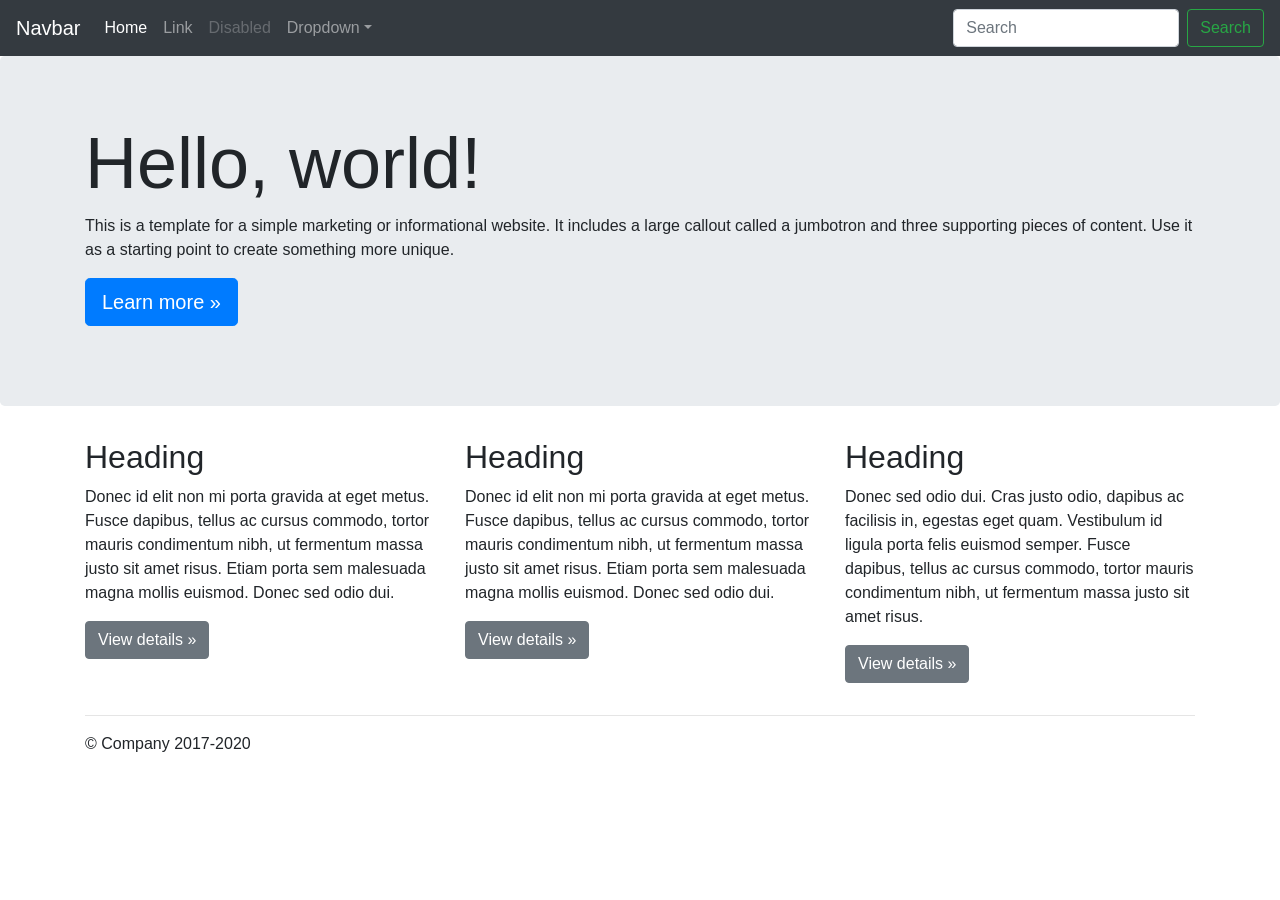
<file: bootstrap-4.5.0-examples/bootstrap-4.5.0-examples/jumbotron/index.html>
<!doctype html>
<html lang="en">
  <head>
    <meta charset="utf-8">
    <meta name="viewport" content="width=device-width, initial-scale=1, shrink-to-fit=no">
    <meta name="description" content="">
    <meta name="author" content="Mark Otto, Jacob Thornton, and Bootstrap contributors">
    <meta name="generator" content="Jekyll v4.0.1">
    <title>Jumbotron Template · Bootstrap</title>

    <link rel="canonical" href="https://getbootstrap.com/docs/4.5/examples/jumbotron/">

    <!-- Bootstrap core CSS -->
<link href="../assets/dist/css/bootstrap.css" rel="stylesheet">

    <style>
      .bd-placeholder-img {
        font-size: 1.125rem;
        text-anchor: middle;
        -webkit-user-select: none;
        -moz-user-select: none;
        -ms-user-select: none;
        user-select: none;
      }

      @media (min-width: 768px) {
        .bd-placeholder-img-lg {
          font-size: 3.5rem;
        }
      }
    </style>
    <!-- Custom styles for this template -->
    <link href="jumbotron.css" rel="stylesheet">
  </head>
  <body>
    <nav class="navbar navbar-expand-md navbar-dark fixed-top bg-dark">
  <a class="navbar-brand" href="#">Navbar</a>
  <button class="navbar-toggler" type="button" data-toggle="collapse" data-target="#navbarsExampleDefault" aria-controls="navbarsExampleDefault" aria-expanded="false" aria-label="Toggle navigation">
    <span class="navbar-toggler-icon"></span>
  </button>

  <div class="collapse navbar-collapse" id="navbarsExampleDefault">
    <ul class="navbar-nav mr-auto">
      <li class="nav-item active">
        <a class="nav-link" href="#">Home <span class="sr-only">(current)</span></a>
      </li>
      <li class="nav-item">
        <a class="nav-link" href="#">Link</a>
      </li>
      <li class="nav-item">
        <a class="nav-link disabled" href="#" tabindex="-1" aria-disabled="true">Disabled</a>
      </li>
      <li class="nav-item dropdown">
        <a class="nav-link dropdown-toggle" href="#" id="dropdown01" data-toggle="dropdown" aria-haspopup="true" aria-expanded="false">Dropdown</a>
        <div class="dropdown-menu" aria-labelledby="dropdown01">
          <a class="dropdown-item" href="#">Action</a>
          <a class="dropdown-item" href="#">Another action</a>
          <a class="dropdown-item" href="#">Something else here</a>
        </div>
      </li>
    </ul>
    <form class="form-inline my-2 my-lg-0">
      <input class="form-control mr-sm-2" type="text" placeholder="Search" aria-label="Search">
      <button class="btn btn-outline-success my-2 my-sm-0" type="submit">Search</button>
    </form>
  </div>
</nav>

<main role="main">

  <!-- Main jumbotron for a primary marketing message or call to action -->
  <div class="jumbotron">
    <div class="container">
      <h1 class="display-3">Hello, world!</h1>
      <p>This is a template for a simple marketing or informational website. It includes a large callout called a jumbotron and three supporting pieces of content. Use it as a starting point to create something more unique.</p>
      <p><a class="btn btn-primary btn-lg" href="#" role="button">Learn more &raquo;</a></p>
    </div>
  </div>

  <div class="container">
    <!-- Example row of columns -->
    <div class="row">
      <div class="col-md-4">
        <h2>Heading</h2>
        <p>Donec id elit non mi porta gravida at eget metus. Fusce dapibus, tellus ac cursus commodo, tortor mauris condimentum nibh, ut fermentum massa justo sit amet risus. Etiam porta sem malesuada magna mollis euismod. Donec sed odio dui. </p>
        <p><a class="btn btn-secondary" href="#" role="button">View details &raquo;</a></p>
      </div>
      <div class="col-md-4">
        <h2>Heading</h2>
        <p>Donec id elit non mi porta gravida at eget metus. Fusce dapibus, tellus ac cursus commodo, tortor mauris condimentum nibh, ut fermentum massa justo sit amet risus. Etiam porta sem malesuada magna mollis euismod. Donec sed odio dui. </p>
        <p><a class="btn btn-secondary" href="#" role="button">View details &raquo;</a></p>
      </div>
      <div class="col-md-4">
        <h2>Heading</h2>
        <p>Donec sed odio dui. Cras justo odio, dapibus ac facilisis in, egestas eget quam. Vestibulum id ligula porta felis euismod semper. Fusce dapibus, tellus ac cursus commodo, tortor mauris condimentum nibh, ut fermentum massa justo sit amet risus.</p>
        <p><a class="btn btn-secondary" href="#" role="button">View details &raquo;</a></p>
      </div>
    </div>

    <hr>

  </div> <!-- /container -->

</main>

<footer class="container">
  <p>&copy; Company 2017-2020</p>
</footer>
<script src="https://code.jquery.com/jquery-3.5.1.slim.min.js" integrity="sha384-DfXdz2htPH0lsSSs5nCTpuj/zy4C+OGpamoFVy38MVBnE+IbbVYUew+OrCXaRkfj" crossorigin="anonymous"></script>
      <script>window.jQuery || document.write('<script src="../assets/js/vendor/jquery.slim.min.js"><\/script>')</script><script src="../assets/dist/js/bootstrap.bundle.js"></script></body>
</html>
</file>
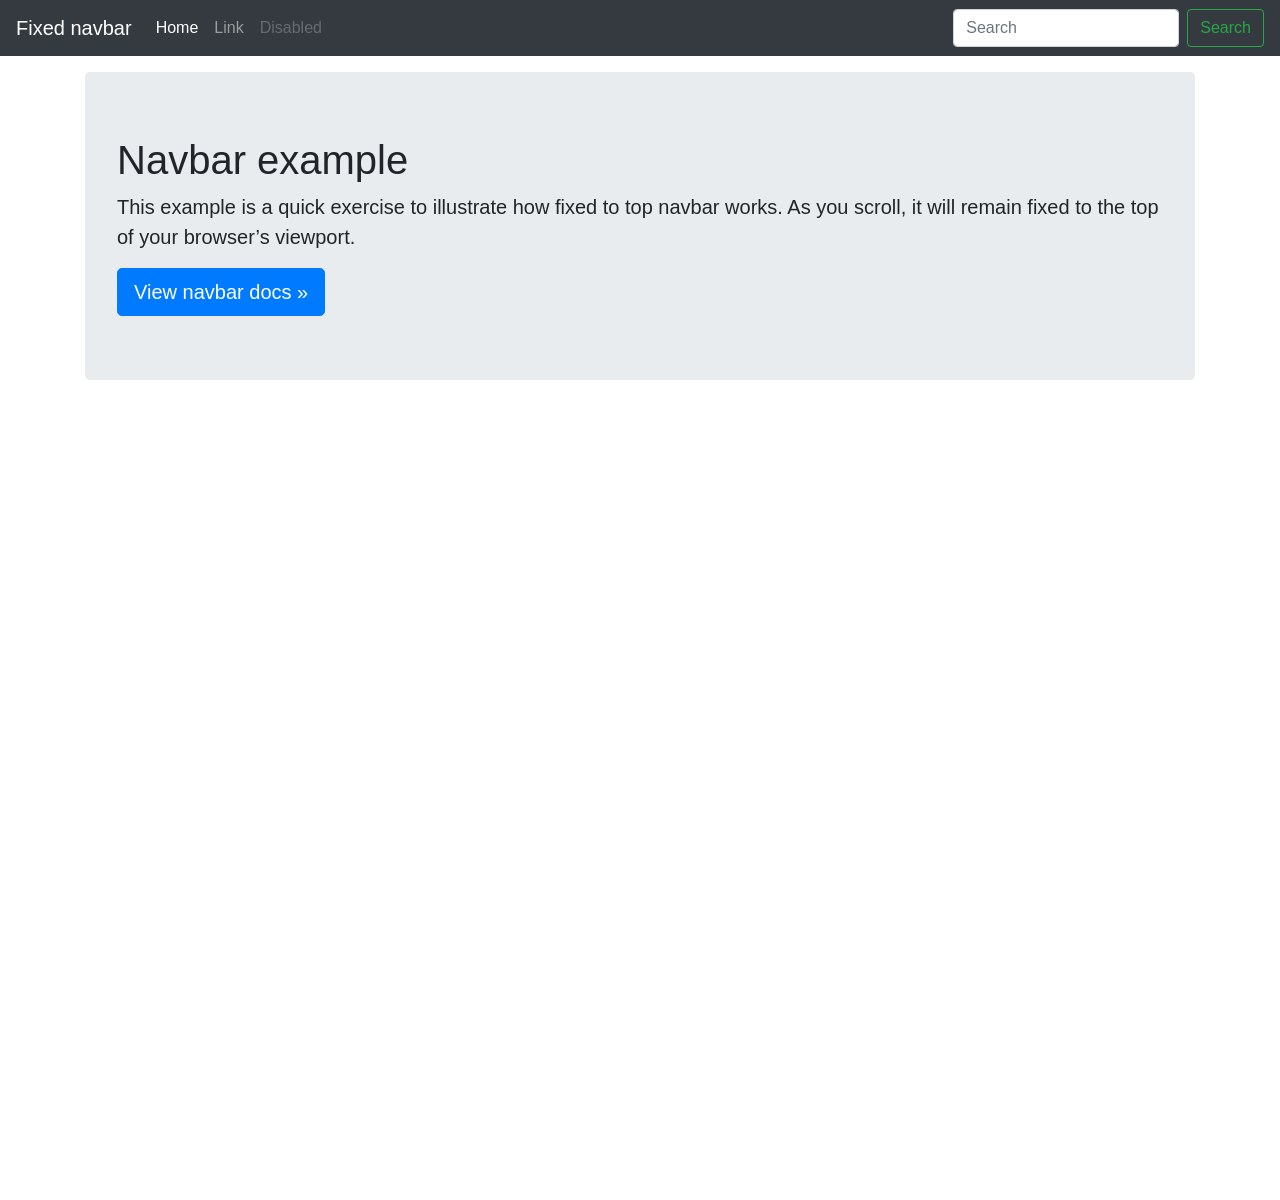
<file: bootstrap-4.5.0-examples/bootstrap-4.5.0-examples/navbar-fixed/index.html>
<!doctype html>
<html lang="en">
  <head>
    <meta charset="utf-8">
    <meta name="viewport" content="width=device-width, initial-scale=1, shrink-to-fit=no">
    <meta name="description" content="">
    <meta name="author" content="Mark Otto, Jacob Thornton, and Bootstrap contributors">
    <meta name="generator" content="Jekyll v4.0.1">
    <title>Fixed top navbar example · Bootstrap</title>

    <link rel="canonical" href="https://getbootstrap.com/docs/4.5/examples/navbar-fixed/">

    <!-- Bootstrap core CSS -->
<link href="../assets/dist/css/bootstrap.css" rel="stylesheet">

    <style>
      .bd-placeholder-img {
        font-size: 1.125rem;
        text-anchor: middle;
        -webkit-user-select: none;
        -moz-user-select: none;
        -ms-user-select: none;
        user-select: none;
      }

      @media (min-width: 768px) {
        .bd-placeholder-img-lg {
          font-size: 3.5rem;
        }
      }
    </style>
    <!-- Custom styles for this template -->
    <link href="navbar-top-fixed.css" rel="stylesheet">
  </head>
  <body>
    <nav class="navbar navbar-expand-md navbar-dark fixed-top bg-dark">
  <a class="navbar-brand" href="#">Fixed navbar</a>
  <button class="navbar-toggler" type="button" data-toggle="collapse" data-target="#navbarCollapse" aria-controls="navbarCollapse" aria-expanded="false" aria-label="Toggle navigation">
    <span class="navbar-toggler-icon"></span>
  </button>
  <div class="collapse navbar-collapse" id="navbarCollapse">
    <ul class="navbar-nav mr-auto">
      <li class="nav-item active">
        <a class="nav-link" href="#">Home <span class="sr-only">(current)</span></a>
      </li>
      <li class="nav-item">
        <a class="nav-link" href="#">Link</a>
      </li>
      <li class="nav-item">
        <a class="nav-link disabled" href="#" tabindex="-1" aria-disabled="true">Disabled</a>
      </li>
    </ul>
    <form class="form-inline mt-2 mt-md-0">
      <input class="form-control mr-sm-2" type="text" placeholder="Search" aria-label="Search">
      <button class="btn btn-outline-success my-2 my-sm-0" type="submit">Search</button>
    </form>
  </div>
</nav>

<main role="main" class="container">
  <div class="jumbotron">
    <h1>Navbar example</h1>
    <p class="lead">This example is a quick exercise to illustrate how fixed to top navbar works. As you scroll, it will remain fixed to the top of your browser’s viewport.</p>
    <a class="btn btn-lg btn-primary" href="../components/navbar/" role="button">View navbar docs &raquo;</a>
  </div>
</main>
<script src="https://code.jquery.com/jquery-3.5.1.slim.min.js" integrity="sha384-DfXdz2htPH0lsSSs5nCTpuj/zy4C+OGpamoFVy38MVBnE+IbbVYUew+OrCXaRkfj" crossorigin="anonymous"></script>
      <script>window.jQuery || document.write('<script src="../assets/js/vendor/jquery.slim.min.js"><\/script>')</script><script src="../assets/dist/js/bootstrap.bundle.js"></script></body>
</html>
</file>
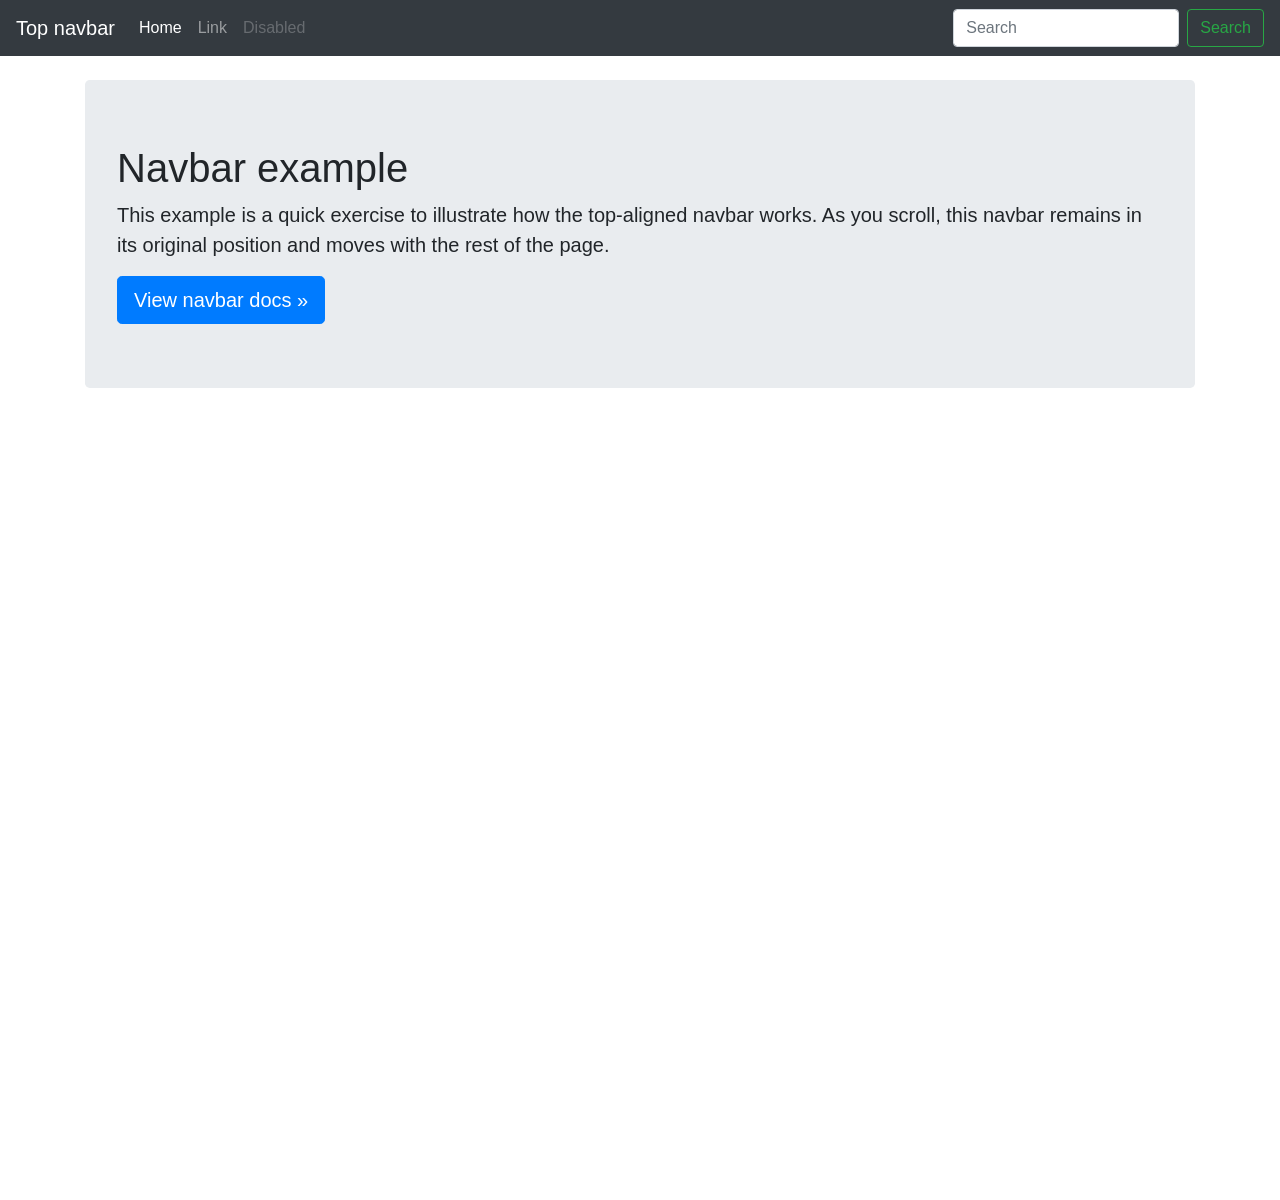
<file: bootstrap-4.5.0-examples/bootstrap-4.5.0-examples/navbar-static/index.html>
<!doctype html>
<html lang="en">
  <head>
    <meta charset="utf-8">
    <meta name="viewport" content="width=device-width, initial-scale=1, shrink-to-fit=no">
    <meta name="description" content="">
    <meta name="author" content="Mark Otto, Jacob Thornton, and Bootstrap contributors">
    <meta name="generator" content="Jekyll v4.0.1">
    <title>Top navbar example · Bootstrap</title>

    <link rel="canonical" href="https://getbootstrap.com/docs/4.5/examples/navbar-static/">

    <!-- Bootstrap core CSS -->
<link href="../assets/dist/css/bootstrap.css" rel="stylesheet">

    <style>
      .bd-placeholder-img {
        font-size: 1.125rem;
        text-anchor: middle;
        -webkit-user-select: none;
        -moz-user-select: none;
        -ms-user-select: none;
        user-select: none;
      }

      @media (min-width: 768px) {
        .bd-placeholder-img-lg {
          font-size: 3.5rem;
        }
      }
    </style>
    <!-- Custom styles for this template -->
    <link href="navbar-top.css" rel="stylesheet">
  </head>
  <body>
    <nav class="navbar navbar-expand-md navbar-dark bg-dark mb-4">
  <a class="navbar-brand" href="#">Top navbar</a>
  <button class="navbar-toggler" type="button" data-toggle="collapse" data-target="#navbarCollapse" aria-controls="navbarCollapse" aria-expanded="false" aria-label="Toggle navigation">
    <span class="navbar-toggler-icon"></span>
  </button>
  <div class="collapse navbar-collapse" id="navbarCollapse">
    <ul class="navbar-nav mr-auto">
      <li class="nav-item active">
        <a class="nav-link" href="#">Home <span class="sr-only">(current)</span></a>
      </li>
      <li class="nav-item">
        <a class="nav-link" href="#">Link</a>
      </li>
      <li class="nav-item">
        <a class="nav-link disabled" href="#" tabindex="-1" aria-disabled="true">Disabled</a>
      </li>
    </ul>
    <form class="form-inline mt-2 mt-md-0">
      <input class="form-control mr-sm-2" type="text" placeholder="Search" aria-label="Search">
      <button class="btn btn-outline-success my-2 my-sm-0" type="submit">Search</button>
    </form>
  </div>
</nav>

<main role="main" class="container">
  <div class="jumbotron">
    <h1>Navbar example</h1>
    <p class="lead">This example is a quick exercise to illustrate how the top-aligned navbar works. As you scroll, this navbar remains in its original position and moves with the rest of the page.</p>
    <a class="btn btn-lg btn-primary" href="../components/navbar/" role="button">View navbar docs &raquo;</a>
  </div>
</main>
<script src="https://code.jquery.com/jquery-3.5.1.slim.min.js" integrity="sha384-DfXdz2htPH0lsSSs5nCTpuj/zy4C+OGpamoFVy38MVBnE+IbbVYUew+OrCXaRkfj" crossorigin="anonymous"></script>
      <script>window.jQuery || document.write('<script src="../assets/js/vendor/jquery.slim.min.js"><\/script>')</script><script src="../assets/dist/js/bootstrap.bundle.js"></script></body>
</html>
</file>
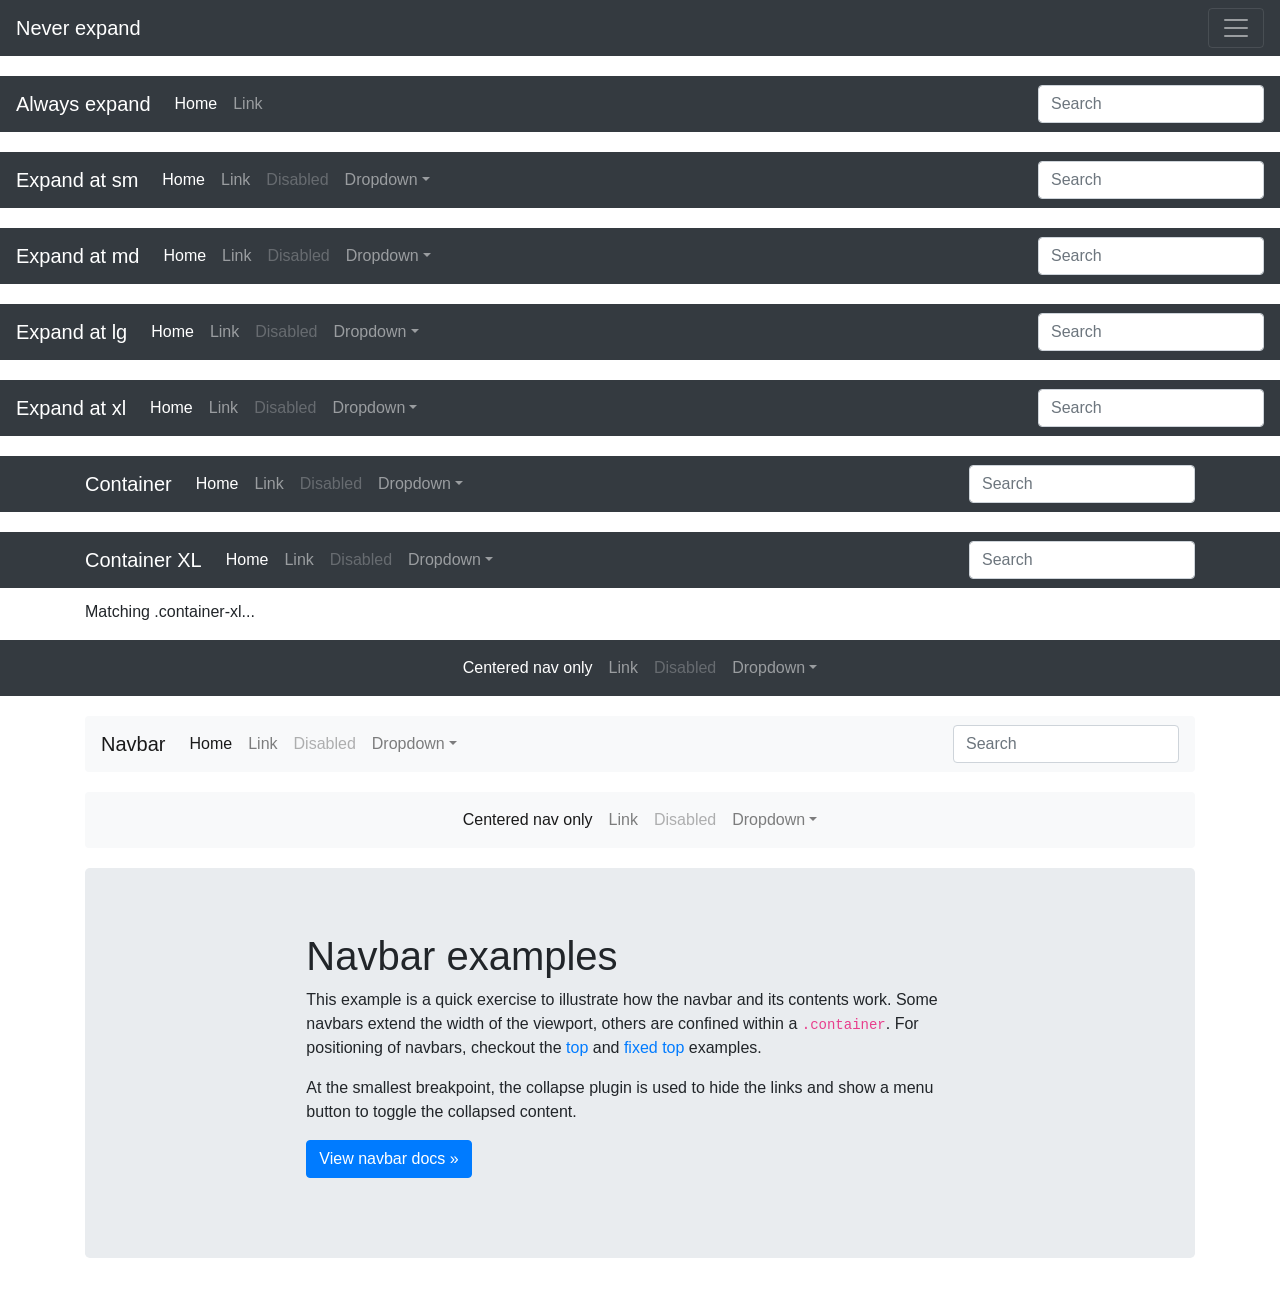
<file: bootstrap-4.5.0-examples/bootstrap-4.5.0-examples/navbars/index.html>
<!doctype html>
<html lang="en">
  <head>
    <meta charset="utf-8">
    <meta name="viewport" content="width=device-width, initial-scale=1, shrink-to-fit=no">
    <meta name="description" content="">
    <meta name="author" content="Mark Otto, Jacob Thornton, and Bootstrap contributors">
    <meta name="generator" content="Jekyll v4.0.1">
    <title>Navbar Template · Bootstrap</title>

    <link rel="canonical" href="https://getbootstrap.com/docs/4.5/examples/navbars/">

    <!-- Bootstrap core CSS -->
<link href="../assets/dist/css/bootstrap.css" rel="stylesheet">

    <style>
      .bd-placeholder-img {
        font-size: 1.125rem;
        text-anchor: middle;
        -webkit-user-select: none;
        -moz-user-select: none;
        -ms-user-select: none;
        user-select: none;
      }

      @media (min-width: 768px) {
        .bd-placeholder-img-lg {
          font-size: 3.5rem;
        }
      }
    </style>
    <!-- Custom styles for this template -->
    <link href="navbar.css" rel="stylesheet">
  </head>
  <body>
    <nav class="navbar navbar-dark bg-dark">
  <a class="navbar-brand" href="#">Never expand</a>
  <button class="navbar-toggler" type="button" data-toggle="collapse" data-target="#navbarsExample01" aria-controls="navbarsExample01" aria-expanded="false" aria-label="Toggle navigation">
    <span class="navbar-toggler-icon"></span>
  </button>

  <div class="collapse navbar-collapse" id="navbarsExample01">
    <ul class="navbar-nav mr-auto">
      <li class="nav-item active">
        <a class="nav-link" href="#">Home <span class="sr-only">(current)</span></a>
      </li>
      <li class="nav-item">
        <a class="nav-link" href="#">Link</a>
      </li>
      <li class="nav-item">
        <a class="nav-link disabled" href="#" tabindex="-1" aria-disabled="true">Disabled</a>
      </li>
      <li class="nav-item dropdown">
        <a class="nav-link dropdown-toggle" href="#" id="dropdown01" data-toggle="dropdown" aria-haspopup="true" aria-expanded="false">Dropdown</a>
        <div class="dropdown-menu" aria-labelledby="dropdown01">
          <a class="dropdown-item" href="#">Action</a>
          <a class="dropdown-item" href="#">Another action</a>
          <a class="dropdown-item" href="#">Something else here</a>
        </div>
      </li>
    </ul>
    <form class="form-inline my-2 my-md-0">
      <input class="form-control" type="text" placeholder="Search" aria-label="Search">
    </form>
  </div>
</nav>

<nav class="navbar navbar-expand navbar-dark bg-dark">
  <a class="navbar-brand" href="#">Always expand</a>
  <button class="navbar-toggler" type="button" data-toggle="collapse" data-target="#navbarsExample02" aria-controls="navbarsExample02" aria-expanded="false" aria-label="Toggle navigation">
    <span class="navbar-toggler-icon"></span>
  </button>

  <div class="collapse navbar-collapse" id="navbarsExample02">
    <ul class="navbar-nav mr-auto">
      <li class="nav-item active">
        <a class="nav-link" href="#">Home <span class="sr-only">(current)</span></a>
      </li>
      <li class="nav-item">
        <a class="nav-link" href="#">Link</a>
      </li>
    </ul>
    <form class="form-inline my-2 my-md-0">
      <input class="form-control" type="text" placeholder="Search">
    </form>
  </div>
</nav>

<nav class="navbar navbar-expand-sm navbar-dark bg-dark">
  <a class="navbar-brand" href="#">Expand at sm</a>
  <button class="navbar-toggler" type="button" data-toggle="collapse" data-target="#navbarsExample03" aria-controls="navbarsExample03" aria-expanded="false" aria-label="Toggle navigation">
    <span class="navbar-toggler-icon"></span>
  </button>

  <div class="collapse navbar-collapse" id="navbarsExample03">
    <ul class="navbar-nav mr-auto">
      <li class="nav-item active">
        <a class="nav-link" href="#">Home <span class="sr-only">(current)</span></a>
      </li>
      <li class="nav-item">
        <a class="nav-link" href="#">Link</a>
      </li>
      <li class="nav-item">
        <a class="nav-link disabled" href="#" tabindex="-1" aria-disabled="true">Disabled</a>
      </li>
      <li class="nav-item dropdown">
        <a class="nav-link dropdown-toggle" href="#" id="dropdown03" data-toggle="dropdown" aria-haspopup="true" aria-expanded="false">Dropdown</a>
        <div class="dropdown-menu" aria-labelledby="dropdown03">
          <a class="dropdown-item" href="#">Action</a>
          <a class="dropdown-item" href="#">Another action</a>
          <a class="dropdown-item" href="#">Something else here</a>
        </div>
      </li>
    </ul>
    <form class="form-inline my-2 my-md-0">
      <input class="form-control" type="text" placeholder="Search">
    </form>
  </div>
</nav>

<nav class="navbar navbar-expand-md navbar-dark bg-dark">
  <a class="navbar-brand" href="#">Expand at md</a>
  <button class="navbar-toggler" type="button" data-toggle="collapse" data-target="#navbarsExample04" aria-controls="navbarsExample04" aria-expanded="false" aria-label="Toggle navigation">
    <span class="navbar-toggler-icon"></span>
  </button>

  <div class="collapse navbar-collapse" id="navbarsExample04">
    <ul class="navbar-nav mr-auto">
      <li class="nav-item active">
        <a class="nav-link" href="#">Home <span class="sr-only">(current)</span></a>
      </li>
      <li class="nav-item">
        <a class="nav-link" href="#">Link</a>
      </li>
      <li class="nav-item">
        <a class="nav-link disabled" href="#" tabindex="-1" aria-disabled="true">Disabled</a>
      </li>
      <li class="nav-item dropdown">
        <a class="nav-link dropdown-toggle" href="#" id="dropdown04" data-toggle="dropdown" aria-haspopup="true" aria-expanded="false">Dropdown</a>
        <div class="dropdown-menu" aria-labelledby="dropdown04">
          <a class="dropdown-item" href="#">Action</a>
          <a class="dropdown-item" href="#">Another action</a>
          <a class="dropdown-item" href="#">Something else here</a>
        </div>
      </li>
    </ul>
    <form class="form-inline my-2 my-md-0">
      <input class="form-control" type="text" placeholder="Search">
    </form>
  </div>
</nav>

<nav class="navbar navbar-expand-lg navbar-dark bg-dark">
  <a class="navbar-brand" href="#">Expand at lg</a>
  <button class="navbar-toggler" type="button" data-toggle="collapse" data-target="#navbarsExample05" aria-controls="navbarsExample05" aria-expanded="false" aria-label="Toggle navigation">
    <span class="navbar-toggler-icon"></span>
  </button>

  <div class="collapse navbar-collapse" id="navbarsExample05">
    <ul class="navbar-nav mr-auto">
      <li class="nav-item active">
        <a class="nav-link" href="#">Home <span class="sr-only">(current)</span></a>
      </li>
      <li class="nav-item">
        <a class="nav-link" href="#">Link</a>
      </li>
      <li class="nav-item">
        <a class="nav-link disabled" href="#" tabindex="-1" aria-disabled="true">Disabled</a>
      </li>
      <li class="nav-item dropdown">
        <a class="nav-link dropdown-toggle" href="#" id="dropdown05" data-toggle="dropdown" aria-haspopup="true" aria-expanded="false">Dropdown</a>
        <div class="dropdown-menu" aria-labelledby="dropdown05">
          <a class="dropdown-item" href="#">Action</a>
          <a class="dropdown-item" href="#">Another action</a>
          <a class="dropdown-item" href="#">Something else here</a>
        </div>
      </li>
    </ul>
    <form class="form-inline my-2 my-md-0">
      <input class="form-control" type="text" placeholder="Search">
    </form>
  </div>
</nav>

<nav class="navbar navbar-expand-xl navbar-dark bg-dark">
  <a class="navbar-brand" href="#">Expand at xl</a>
  <button class="navbar-toggler" type="button" data-toggle="collapse" data-target="#navbarsExample06" aria-controls="navbarsExample06" aria-expanded="false" aria-label="Toggle navigation">
    <span class="navbar-toggler-icon"></span>
  </button>

  <div class="collapse navbar-collapse" id="navbarsExample06">
    <ul class="navbar-nav mr-auto">
      <li class="nav-item active">
        <a class="nav-link" href="#">Home <span class="sr-only">(current)</span></a>
      </li>
      <li class="nav-item">
        <a class="nav-link" href="#">Link</a>
      </li>
      <li class="nav-item">
        <a class="nav-link disabled" href="#" tabindex="-1" aria-disabled="true">Disabled</a>
      </li>
      <li class="nav-item dropdown">
        <a class="nav-link dropdown-toggle" href="#" id="dropdown06" data-toggle="dropdown" aria-haspopup="true" aria-expanded="false">Dropdown</a>
        <div class="dropdown-menu" aria-labelledby="dropdown06">
          <a class="dropdown-item" href="#">Action</a>
          <a class="dropdown-item" href="#">Another action</a>
          <a class="dropdown-item" href="#">Something else here</a>
        </div>
      </li>
    </ul>
    <form class="form-inline my-2 my-md-0">
      <input class="form-control" type="text" placeholder="Search">
    </form>
  </div>
</nav>

<nav class="navbar navbar-expand-lg navbar-dark bg-dark">
  <div class="container">
    <a class="navbar-brand" href="#">Container</a>
    <button class="navbar-toggler" type="button" data-toggle="collapse" data-target="#navbarsExample07" aria-controls="navbarsExample07" aria-expanded="false" aria-label="Toggle navigation">
      <span class="navbar-toggler-icon"></span>
    </button>

    <div class="collapse navbar-collapse" id="navbarsExample07">
      <ul class="navbar-nav mr-auto">
        <li class="nav-item active">
          <a class="nav-link" href="#">Home <span class="sr-only">(current)</span></a>
        </li>
        <li class="nav-item">
          <a class="nav-link" href="#">Link</a>
        </li>
        <li class="nav-item">
          <a class="nav-link disabled" href="#" tabindex="-1" aria-disabled="true">Disabled</a>
        </li>
        <li class="nav-item dropdown">
          <a class="nav-link dropdown-toggle" href="#" id="dropdown07" data-toggle="dropdown" aria-haspopup="true" aria-expanded="false">Dropdown</a>
          <div class="dropdown-menu" aria-labelledby="dropdown07">
            <a class="dropdown-item" href="#">Action</a>
            <a class="dropdown-item" href="#">Another action</a>
            <a class="dropdown-item" href="#">Something else here</a>
          </div>
        </li>
      </ul>
      <form class="form-inline my-2 my-md-0">
        <input class="form-control" type="text" placeholder="Search" aria-label="Search">
      </form>
    </div>
  </div>
</nav>

<nav class="navbar navbar-expand-lg navbar-dark bg-dark">
  <div class="container-xl">
    <a class="navbar-brand" href="#">Container XL</a>
    <button class="navbar-toggler" type="button" data-toggle="collapse" data-target="#navbarsExample07XL" aria-controls="navbarsExample07XL" aria-expanded="false" aria-label="Toggle navigation">
      <span class="navbar-toggler-icon"></span>
    </button>

    <div class="collapse navbar-collapse" id="navbarsExample07XL">
      <ul class="navbar-nav mr-auto">
        <li class="nav-item active">
          <a class="nav-link" href="#">Home <span class="sr-only">(current)</span></a>
        </li>
        <li class="nav-item">
          <a class="nav-link" href="#">Link</a>
        </li>
        <li class="nav-item">
          <a class="nav-link disabled" href="#" tabindex="-1" aria-disabled="true">Disabled</a>
        </li>
        <li class="nav-item dropdown">
          <a class="nav-link dropdown-toggle" href="#" id="dropdown07XL" data-toggle="dropdown" aria-expanded="false">Dropdown</a>
          <div class="dropdown-menu" aria-labelledby="dropdown07XL">
            <a class="dropdown-item" href="#">Action</a>
            <a class="dropdown-item" href="#">Another action</a>
            <a class="dropdown-item" href="#">Something else here</a>
          </div>
        </li>
      </ul>
      <form class="form-inline my-2 my-md-0">
        <input class="form-control" type="text" placeholder="Search" aria-label="Search">
      </form>
    </div>
  </div>
</nav>

<div class="container-xl mt-n2 mb-3">
  Matching .container-xl...
</div>

<nav class="navbar navbar-expand-lg navbar-dark bg-dark">
  <button class="navbar-toggler" type="button" data-toggle="collapse" data-target="#navbarsExample08" aria-controls="navbarsExample08" aria-expanded="false" aria-label="Toggle navigation">
    <span class="navbar-toggler-icon"></span>
  </button>

  <div class="collapse navbar-collapse justify-content-md-center" id="navbarsExample08">
    <ul class="navbar-nav">
      <li class="nav-item active">
        <a class="nav-link" href="#">Centered nav only <span class="sr-only">(current)</span></a>
      </li>
      <li class="nav-item">
        <a class="nav-link" href="#">Link</a>
      </li>
      <li class="nav-item">
        <a class="nav-link disabled" href="#" tabindex="-1" aria-disabled="true">Disabled</a>
      </li>
      <li class="nav-item dropdown">
        <a class="nav-link dropdown-toggle" href="#" id="dropdown08" data-toggle="dropdown" aria-haspopup="true" aria-expanded="false">Dropdown</a>
        <div class="dropdown-menu" aria-labelledby="dropdown08">
          <a class="dropdown-item" href="#">Action</a>
          <a class="dropdown-item" href="#">Another action</a>
          <a class="dropdown-item" href="#">Something else here</a>
        </div>
      </li>
    </ul>
  </div>
</nav>

<div class="container">
  <nav class="navbar navbar-expand-lg navbar-light bg-light rounded">
    <a class="navbar-brand" href="#">Navbar</a>
    <button class="navbar-toggler" type="button" data-toggle="collapse" data-target="#navbarsExample09" aria-controls="navbarsExample09" aria-expanded="false" aria-label="Toggle navigation">
      <span class="navbar-toggler-icon"></span>
    </button>

    <div class="collapse navbar-collapse" id="navbarsExample09">
      <ul class="navbar-nav mr-auto">
        <li class="nav-item active">
          <a class="nav-link" href="#">Home <span class="sr-only">(current)</span></a>
        </li>
        <li class="nav-item">
          <a class="nav-link" href="#">Link</a>
        </li>
        <li class="nav-item">
          <a class="nav-link disabled" href="#" tabindex="-1" aria-disabled="true">Disabled</a>
        </li>
        <li class="nav-item dropdown">
          <a class="nav-link dropdown-toggle" href="#" id="dropdown09" data-toggle="dropdown" aria-haspopup="true" aria-expanded="false">Dropdown</a>
          <div class="dropdown-menu" aria-labelledby="dropdown09">
            <a class="dropdown-item" href="#">Action</a>
            <a class="dropdown-item" href="#">Another action</a>
            <a class="dropdown-item" href="#">Something else here</a>
          </div>
        </li>
      </ul>
      <form class="form-inline my-2 my-md-0">
        <input class="form-control" type="text" placeholder="Search" aria-label="Search">
      </form>
    </div>
  </nav>

  <nav class="navbar navbar-expand-lg navbar-light bg-light rounded">
    <button class="navbar-toggler" type="button" data-toggle="collapse" data-target="#navbarsExample10" aria-controls="navbarsExample10" aria-expanded="false" aria-label="Toggle navigation">
      <span class="navbar-toggler-icon"></span>
    </button>

    <div class="collapse navbar-collapse justify-content-md-center" id="navbarsExample10">
      <ul class="navbar-nav">
        <li class="nav-item active">
          <a class="nav-link" href="#">Centered nav only <span class="sr-only">(current)</span></a>
        </li>
        <li class="nav-item">
          <a class="nav-link" href="#">Link</a>
        </li>
        <li class="nav-item">
          <a class="nav-link disabled" href="#" tabindex="-1" aria-disabled="true">Disabled</a>
        </li>
        <li class="nav-item dropdown">
          <a class="nav-link dropdown-toggle" href="#" id="dropdown10" data-toggle="dropdown" aria-haspopup="true" aria-expanded="false">Dropdown</a>
          <div class="dropdown-menu" aria-labelledby="dropdown10">
            <a class="dropdown-item" href="#">Action</a>
            <a class="dropdown-item" href="#">Another action</a>
            <a class="dropdown-item" href="#">Something else here</a>
          </div>
        </li>
      </ul>
    </div>
  </nav>

  <main role="main">
    <div class="jumbotron">
      <div class="col-sm-8 mx-auto">
        <h1>Navbar examples</h1>
        <p>This example is a quick exercise to illustrate how the navbar and its contents work. Some navbars extend the width of the viewport, others are confined within a <code>.container</code>. For positioning of navbars, checkout the <a href="../examples/navbar-static/">top</a> and <a href="../examples/navbar-fixed/">fixed top</a> examples.</p>
        <p>At the smallest breakpoint, the collapse plugin is used to hide the links and show a menu button to toggle the collapsed content.</p>
        <p>
          <a class="btn btn-primary" href="../components/navbar/" role="button">View navbar docs &raquo;</a>
        </p>
      </div>
    </div>
  </main>
</div>
<script src="https://code.jquery.com/jquery-3.5.1.slim.min.js" integrity="sha384-DfXdz2htPH0lsSSs5nCTpuj/zy4C+OGpamoFVy38MVBnE+IbbVYUew+OrCXaRkfj" crossorigin="anonymous"></script>
      <script>window.jQuery || document.write('<script src="../assets/js/vendor/jquery.slim.min.js"><\/script>')</script><script src="../assets/dist/js/bootstrap.bundle.js"></script></body>
</html>
</file>
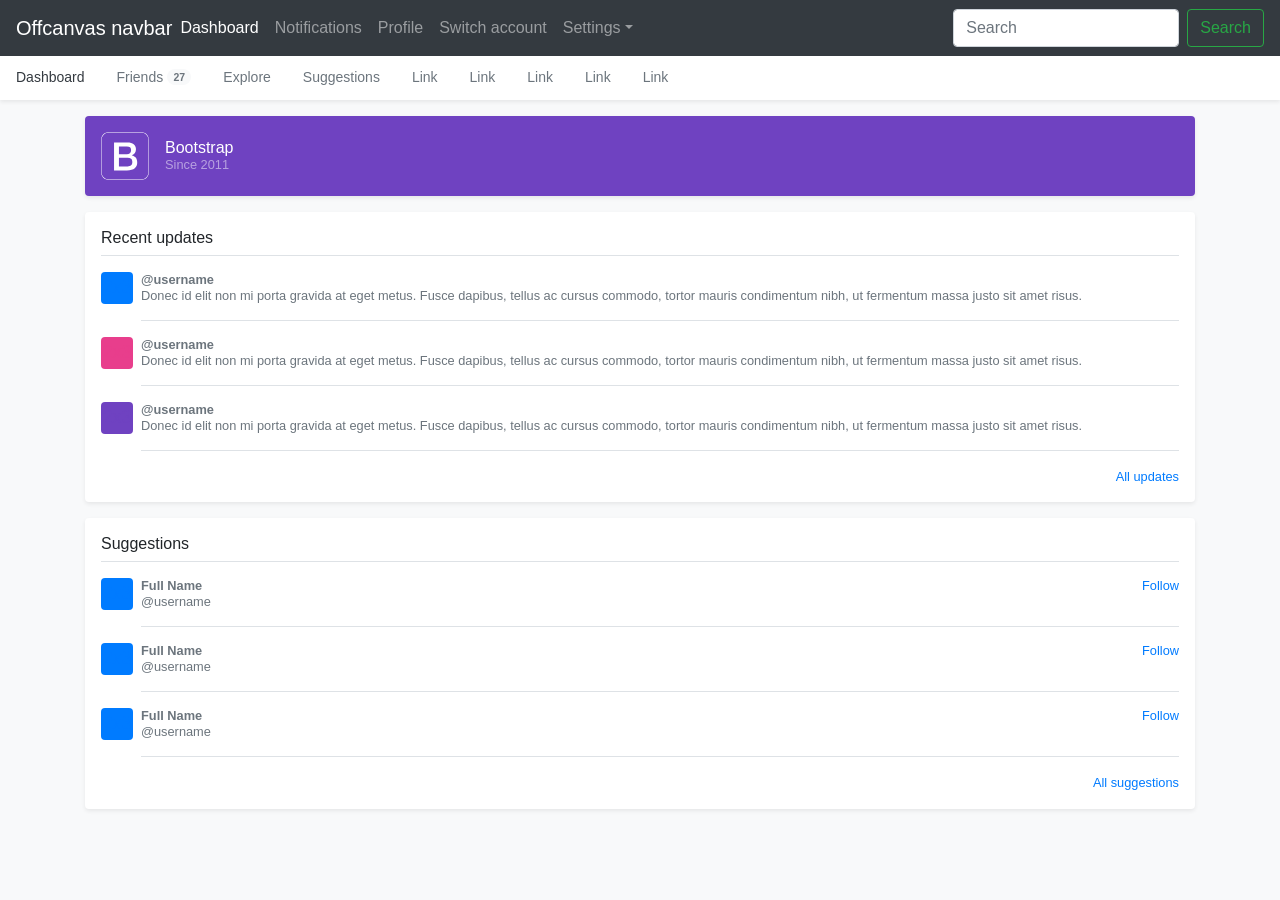
<file: bootstrap-4.5.0-examples/bootstrap-4.5.0-examples/offcanvas/index.html>
<!doctype html>
<html lang="en">
  <head>
    <meta charset="utf-8">
    <meta name="viewport" content="width=device-width, initial-scale=1, shrink-to-fit=no">
    <meta name="description" content="">
    <meta name="author" content="Mark Otto, Jacob Thornton, and Bootstrap contributors">
    <meta name="generator" content="Jekyll v4.0.1">
    <title>Offcanvas template · Bootstrap</title>

    <link rel="canonical" href="https://getbootstrap.com/docs/4.5/examples/offcanvas/">

    <!-- Bootstrap core CSS -->
<link href="../assets/dist/css/bootstrap.css" rel="stylesheet">

    <style>
      .bd-placeholder-img {
        font-size: 1.125rem;
        text-anchor: middle;
        -webkit-user-select: none;
        -moz-user-select: none;
        -ms-user-select: none;
        user-select: none;
      }

      @media (min-width: 768px) {
        .bd-placeholder-img-lg {
          font-size: 3.5rem;
        }
      }
    </style>
    <!-- Custom styles for this template -->
    <link href="offcanvas.css" rel="stylesheet">
  </head>
  <body class="bg-light">
    <nav class="navbar navbar-expand-lg fixed-top navbar-dark bg-dark">
  <a class="navbar-brand mr-auto mr-lg-0" href="#">Offcanvas navbar</a>
  <button class="navbar-toggler p-0 border-0" type="button" data-toggle="offcanvas">
    <span class="navbar-toggler-icon"></span>
  </button>

  <div class="navbar-collapse offcanvas-collapse" id="navbarsExampleDefault">
    <ul class="navbar-nav mr-auto">
      <li class="nav-item active">
        <a class="nav-link" href="#">Dashboard <span class="sr-only">(current)</span></a>
      </li>
      <li class="nav-item">
        <a class="nav-link" href="#">Notifications</a>
      </li>
      <li class="nav-item">
        <a class="nav-link" href="#">Profile</a>
      </li>
      <li class="nav-item">
        <a class="nav-link" href="#">Switch account</a>
      </li>
      <li class="nav-item dropdown">
        <a class="nav-link dropdown-toggle" href="#" id="dropdown01" data-toggle="dropdown" aria-haspopup="true" aria-expanded="false">Settings</a>
        <div class="dropdown-menu" aria-labelledby="dropdown01">
          <a class="dropdown-item" href="#">Action</a>
          <a class="dropdown-item" href="#">Another action</a>
          <a class="dropdown-item" href="#">Something else here</a>
        </div>
      </li>
    </ul>
    <form class="form-inline my-2 my-lg-0">
      <input class="form-control mr-sm-2" type="text" placeholder="Search" aria-label="Search">
      <button class="btn btn-outline-success my-2 my-sm-0" type="submit">Search</button>
    </form>
  </div>
</nav>

<div class="nav-scroller bg-white shadow-sm">
  <nav class="nav nav-underline">
    <a class="nav-link active" href="#">Dashboard</a>
    <a class="nav-link" href="#">
      Friends
      <span class="badge badge-pill bg-light align-text-bottom">27</span>
    </a>
    <a class="nav-link" href="#">Explore</a>
    <a class="nav-link" href="#">Suggestions</a>
    <a class="nav-link" href="#">Link</a>
    <a class="nav-link" href="#">Link</a>
    <a class="nav-link" href="#">Link</a>
    <a class="nav-link" href="#">Link</a>
    <a class="nav-link" href="#">Link</a>
  </nav>
</div>

<main role="main" class="container">
  <div class="d-flex align-items-center p-3 my-3 text-white-50 bg-purple rounded shadow-sm">
    <img class="mr-3" src="../assets/brand/bootstrap-outline.svg" alt="" width="48" height="48">
    <div class="lh-100">
      <h6 class="mb-0 text-white lh-100">Bootstrap</h6>
      <small>Since 2011</small>
    </div>
  </div>

  <div class="my-3 p-3 bg-white rounded shadow-sm">
    <h6 class="border-bottom border-gray pb-2 mb-0">Recent updates</h6>
    <div class="media text-muted pt-3">
      <svg class="bd-placeholder-img mr-2 rounded" width="32" height="32" xmlns="http://www.w3.org/2000/svg" preserveAspectRatio="xMidYMid slice" focusable="false" role="img" aria-label="Placeholder: 32x32"><title>Placeholder</title><rect width="100%" height="100%" fill="#007bff"/><text x="50%" y="50%" fill="#007bff" dy=".3em">32x32</text></svg>
      <p class="media-body pb-3 mb-0 small lh-125 border-bottom border-gray">
        <strong class="d-block text-gray-dark">@username</strong>
        Donec id elit non mi porta gravida at eget metus. Fusce dapibus, tellus ac cursus commodo, tortor mauris condimentum nibh, ut fermentum massa justo sit amet risus.
      </p>
    </div>
    <div class="media text-muted pt-3">
      <svg class="bd-placeholder-img mr-2 rounded" width="32" height="32" xmlns="http://www.w3.org/2000/svg" preserveAspectRatio="xMidYMid slice" focusable="false" role="img" aria-label="Placeholder: 32x32"><title>Placeholder</title><rect width="100%" height="100%" fill="#e83e8c"/><text x="50%" y="50%" fill="#e83e8c" dy=".3em">32x32</text></svg>
      <p class="media-body pb-3 mb-0 small lh-125 border-bottom border-gray">
        <strong class="d-block text-gray-dark">@username</strong>
        Donec id elit non mi porta gravida at eget metus. Fusce dapibus, tellus ac cursus commodo, tortor mauris condimentum nibh, ut fermentum massa justo sit amet risus.
      </p>
    </div>
    <div class="media text-muted pt-3">
      <svg class="bd-placeholder-img mr-2 rounded" width="32" height="32" xmlns="http://www.w3.org/2000/svg" preserveAspectRatio="xMidYMid slice" focusable="false" role="img" aria-label="Placeholder: 32x32"><title>Placeholder</title><rect width="100%" height="100%" fill="#6f42c1"/><text x="50%" y="50%" fill="#6f42c1" dy=".3em">32x32</text></svg>
      <p class="media-body pb-3 mb-0 small lh-125 border-bottom border-gray">
        <strong class="d-block text-gray-dark">@username</strong>
        Donec id elit non mi porta gravida at eget metus. Fusce dapibus, tellus ac cursus commodo, tortor mauris condimentum nibh, ut fermentum massa justo sit amet risus.
      </p>
    </div>
    <small class="d-block text-right mt-3">
      <a href="#">All updates</a>
    </small>
  </div>

  <div class="my-3 p-3 bg-white rounded shadow-sm">
    <h6 class="border-bottom border-gray pb-2 mb-0">Suggestions</h6>
    <div class="media text-muted pt-3">
      <svg class="bd-placeholder-img mr-2 rounded" width="32" height="32" xmlns="http://www.w3.org/2000/svg" preserveAspectRatio="xMidYMid slice" focusable="false" role="img" aria-label="Placeholder: 32x32"><title>Placeholder</title><rect width="100%" height="100%" fill="#007bff"/><text x="50%" y="50%" fill="#007bff" dy=".3em">32x32</text></svg>
      <div class="media-body pb-3 mb-0 small lh-125 border-bottom border-gray">
        <div class="d-flex justify-content-between align-items-center w-100">
          <strong class="text-gray-dark">Full Name</strong>
          <a href="#">Follow</a>
        </div>
        <span class="d-block">@username</span>
      </div>
    </div>
    <div class="media text-muted pt-3">
      <svg class="bd-placeholder-img mr-2 rounded" width="32" height="32" xmlns="http://www.w3.org/2000/svg" preserveAspectRatio="xMidYMid slice" focusable="false" role="img" aria-label="Placeholder: 32x32"><title>Placeholder</title><rect width="100%" height="100%" fill="#007bff"/><text x="50%" y="50%" fill="#007bff" dy=".3em">32x32</text></svg>
      <div class="media-body pb-3 mb-0 small lh-125 border-bottom border-gray">
        <div class="d-flex justify-content-between align-items-center w-100">
          <strong class="text-gray-dark">Full Name</strong>
          <a href="#">Follow</a>
        </div>
        <span class="d-block">@username</span>
      </div>
    </div>
    <div class="media text-muted pt-3">
      <svg class="bd-placeholder-img mr-2 rounded" width="32" height="32" xmlns="http://www.w3.org/2000/svg" preserveAspectRatio="xMidYMid slice" focusable="false" role="img" aria-label="Placeholder: 32x32"><title>Placeholder</title><rect width="100%" height="100%" fill="#007bff"/><text x="50%" y="50%" fill="#007bff" dy=".3em">32x32</text></svg>
      <div class="media-body pb-3 mb-0 small lh-125 border-bottom border-gray">
        <div class="d-flex justify-content-between align-items-center w-100">
          <strong class="text-gray-dark">Full Name</strong>
          <a href="#">Follow</a>
        </div>
        <span class="d-block">@username</span>
      </div>
    </div>
    <small class="d-block text-right mt-3">
      <a href="#">All suggestions</a>
    </small>
  </div>
</main>
<script src="https://code.jquery.com/jquery-3.5.1.slim.min.js" integrity="sha384-DfXdz2htPH0lsSSs5nCTpuj/zy4C+OGpamoFVy38MVBnE+IbbVYUew+OrCXaRkfj" crossorigin="anonymous"></script>
      <script>window.jQuery || document.write('<script src="../assets/js/vendor/jquery.slim.min.js"><\/script>')</script><script src="../assets/dist/js/bootstrap.bundle.js"></script>
        <script src="offcanvas.js"></script></body>
</html>
</file>
<file: bootstrap-4.5.0-examples/bootstrap-4.5.0-examples/album/album.css>
.jumbotron {
  padding-top: 3rem;
  padding-bottom: 3rem;
  margin-bottom: 0;
  background-color: #fff;
}
@media (min-width: 768px) {
  .jumbotron {
    padding-top: 6rem;
    padding-bottom: 6rem;
  }
}

.jumbotron p:last-child {
  margin-bottom: 0;
}

.jumbotron h1 {
  font-weight: 300;
}

.jumbotron .container {
  max-width: 40rem;
}

footer {
  padding-top: 3rem;
  padding-bottom: 3rem;
}

footer p {
  margin-bottom: .25rem;
}
</file>
<file: bootstrap-4.5.0-examples/bootstrap-4.5.0-examples/blog/blog.css>
/* stylelint-disable selector-list-comma-newline-after */

.blog-header {
  line-height: 1;
  border-bottom: 1px solid #e5e5e5;
}

.blog-header-logo {
  font-family: "Playfair Display", Georgia, "Times New Roman", serif;
  font-size: 2.25rem;
}

.blog-header-logo:hover {
  text-decoration: none;
}

h1, h2, h3, h4, h5, h6 {
  font-family: "Playfair Display", Georgia, "Times New Roman", serif;
}

.display-4 {
  font-size: 2.5rem;
}
@media (min-width: 768px) {
  .display-4 {
    font-size: 3rem;
  }
}

.nav-scroller {
  position: relative;
  z-index: 2;
  height: 2.75rem;
  overflow-y: hidden;
}

.nav-scroller .nav {
  display: -ms-flexbox;
  display: flex;
  -ms-flex-wrap: nowrap;
  flex-wrap: nowrap;
  padding-bottom: 1rem;
  margin-top: -1px;
  overflow-x: auto;
  text-align: center;
  white-space: nowrap;
  -webkit-overflow-scrolling: touch;
}

.nav-scroller .nav-link {
  padding-top: .75rem;
  padding-bottom: .75rem;
  font-size: .875rem;
}

.card-img-right {
  height: 100%;
  border-radius: 0 3px 3px 0;
}

.flex-auto {
  -ms-flex: 0 0 auto;
  flex: 0 0 auto;
}

.h-250 { height: 250px; }
@media (min-width: 768px) {
  .h-md-250 { height: 250px; }
}

/* Pagination */
.blog-pagination {
  margin-bottom: 4rem;
}
.blog-pagination > .btn {
  border-radius: 2rem;
}

/*
 * Blog posts
 */
.blog-post {
  margin-bottom: 4rem;
}
.blog-post-title {
  margin-bottom: .25rem;
  font-size: 2.5rem;
}
.blog-post-meta {
  margin-bottom: 1.25rem;
  color: #999;
}

/*
 * Footer
 */
.blog-footer {
  padding: 2.5rem 0;
  color: #999;
  text-align: center;
  background-color: #f9f9f9;
  border-top: .05rem solid #e5e5e5;
}
.blog-footer p:last-child {
  margin-bottom: 0;
}
</file>
<file: bootstrap-4.5.0-examples/bootstrap-4.5.0-examples/carousel/carousel.css>
/* GLOBAL STYLES
-------------------------------------------------- */
/* Padding below the footer and lighter body text */

body {
  padding-top: 3rem;
  padding-bottom: 3rem;
  color: #5a5a5a;
}


/* CUSTOMIZE THE CAROUSEL
-------------------------------------------------- */

/* Carousel base class */
.carousel {
  margin-bottom: 4rem;
}
/* Since positioning the image, we need to help out the caption */
.carousel-caption {
  bottom: 3rem;
  z-index: 10;
}

/* Declare heights because of positioning of img element */
.carousel-item {
  height: 32rem;
}
.carousel-item > img {
  position: absolute;
  top: 0;
  left: 0;
  min-width: 100%;
  height: 32rem;
}


/* MARKETING CONTENT
-------------------------------------------------- */

/* Center align the text within the three columns below the carousel */
.marketing .col-lg-4 {
  margin-bottom: 1.5rem;
  text-align: center;
}
.marketing h2 {
  font-weight: 400;
}
.marketing .col-lg-4 p {
  margin-right: .75rem;
  margin-left: .75rem;
}


/* Featurettes
------------------------- */

.featurette-divider {
  margin: 5rem 0; /* Space out the Bootstrap <hr> more */
}

/* Thin out the marketing headings */
.featurette-heading {
  font-weight: 300;
  line-height: 1;
  letter-spacing: -.05rem;
}


/* RESPONSIVE CSS
-------------------------------------------------- */

@media (min-width: 40em) {
  /* Bump up size of carousel content */
  .carousel-caption p {
    margin-bottom: 1.25rem;
    font-size: 1.25rem;
    line-height: 1.4;
  }

  .featurette-heading {
    font-size: 50px;
  }
}

@media (min-width: 62em) {
  .featurette-heading {
    margin-top: 7rem;
  }
}
</file>
<file: bootstrap-4.5.0-examples/bootstrap-4.5.0-examples/checkout/form-validation.css>
.container {
  max-width: 960px;
}

.lh-condensed { line-height: 1.25; }
</file>
<file: bootstrap-4.5.0-examples/bootstrap-4.5.0-examples/cover/cover.css>
/*
 * Globals
 */

/* Links */
a,
a:focus,
a:hover {
  color: #fff;
}

/* Custom default button */
.btn-secondary,
.btn-secondary:hover,
.btn-secondary:focus {
  color: #333;
  text-shadow: none; /* Prevent inheritance from `body` */
  background-color: #fff;
  border: .05rem solid #fff;
}


/*
 * Base structure
 */

html,
body {
  height: 100%;
  background-color: #333;
}

body {
  display: -ms-flexbox;
  display: flex;
  color: #fff;
  text-shadow: 0 .05rem .1rem rgba(0, 0, 0, .5);
  box-shadow: inset 0 0 5rem rgba(0, 0, 0, .5);
}

.cover-container {
  max-width: 42em;
}


/*
 * Header
 */
.masthead {
  margin-bottom: 2rem;
}

.masthead-brand {
  margin-bottom: 0;
}

.nav-masthead .nav-link {
  padding: .25rem 0;
  font-weight: 700;
  color: rgba(255, 255, 255, .5);
  background-color: transparent;
  border-bottom: .25rem solid transparent;
}

.nav-masthead .nav-link:hover,
.nav-masthead .nav-link:focus {
  border-bottom-color: rgba(255, 255, 255, .25);
}

.nav-masthead .nav-link + .nav-link {
  margin-left: 1rem;
}

.nav-masthead .active {
  color: #fff;
  border-bottom-color: #fff;
}

@media (min-width: 48em) {
  .masthead-brand {
    float: left;
  }
  .nav-masthead {
    float: right;
  }
}


/*
 * Cover
 */
.cover {
  padding: 0 1.5rem;
}
.cover .btn-lg {
  padding: .75rem 1.25rem;
  font-weight: 700;
}


/*
 * Footer
 */
.mastfoot {
  color: rgba(255, 255, 255, .5);
}
</file>
<file: bootstrap-4.5.0-examples/bootstrap-4.5.0-examples/floating-labels/floating-labels.css>
html,
body {
  height: 100%;
}

body {
  display: -ms-flexbox;
  display: flex;
  -ms-flex-align: center;
  align-items: center;
  padding-top: 40px;
  padding-bottom: 40px;
  background-color: #f5f5f5;
}

.form-signin {
  width: 100%;
  max-width: 420px;
  padding: 15px;
  margin: auto;
}

.form-label-group {
  position: relative;
  margin-bottom: 1rem;
}

.form-label-group > input,
.form-label-group > label {
  height: 3.125rem;
  padding: .75rem;
}

.form-label-group > label {
  position: absolute;
  top: 0;
  left: 0;
  display: block;
  width: 100%;
  margin-bottom: 0; /* Override default `<label>` margin */
  line-height: 1.5;
  color: #495057;
  pointer-events: none;
  cursor: text; /* Match the input under the label */
  border: 1px solid transparent;
  border-radius: .25rem;
  transition: all .1s ease-in-out;
}

.form-label-group input::-webkit-input-placeholder {
  color: transparent;
}

.form-label-group input:-ms-input-placeholder {
  color: transparent;
}

.form-label-group input::-ms-input-placeholder {
  color: transparent;
}

.form-label-group input::-moz-placeholder {
  color: transparent;
}

.form-label-group input::placeholder {
  color: transparent;
}

.form-label-group input:not(:placeholder-shown) {
  padding-top: 1.25rem;
  padding-bottom: .25rem;
}

.form-label-group input:not(:placeholder-shown) ~ label {
  padding-top: .25rem;
  padding-bottom: .25rem;
  font-size: 12px;
  color: #777;
}

/* Fallback for Edge
-------------------------------------------------- */
@supports (-ms-ime-align: auto) {
  .form-label-group > label {
    display: none;
  }
  .form-label-group input::-ms-input-placeholder {
    color: #777;
  }
}

/* Fallback for IE
-------------------------------------------------- */
@media all and (-ms-high-contrast: none), (-ms-high-contrast: active) {
  .form-label-group > label {
    display: none;
  }
  .form-label-group input:-ms-input-placeholder {
    color: #777;
  }
}
</file>
<file: bootstrap-4.5.0-examples/bootstrap-4.5.0-examples/grid/grid.css>
.themed-grid-col {
  padding-top: 15px;
  padding-bottom: 15px;
  background-color: rgba(86, 61, 124, .15);
  border: 1px solid rgba(86, 61, 124, .2);
}

.themed-container {
  padding: 15px;
  margin-bottom: 30px;
  background-color: rgba(0, 123, 255, .15);
  border: 1px solid rgba(0, 123, 255, .2);
}
</file>
<file: bootstrap-4.5.0-examples/bootstrap-4.5.0-examples/jumbotron/jumbotron.css>
/* Move down content because we have a fixed navbar that is 3.5rem tall */
body {
  padding-top: 3.5rem;
}
</file>
<file: bootstrap-4.5.0-examples/bootstrap-4.5.0-examples/navbar-fixed/navbar-top-fixed.css>
/* Show it is fixed to the top */
body {
  min-height: 75rem;
  padding-top: 4.5rem;
}
</file>
<file: bootstrap-4.5.0-examples/bootstrap-4.5.0-examples/navbar-static/navbar-top.css>
/* Show it's not fixed to the top */
body {
  min-height: 75rem;
}
</file>
<file: bootstrap-4.5.0-examples/bootstrap-4.5.0-examples/navbars/navbar.css>
body {
  padding-bottom: 20px;
}

.navbar {
  margin-bottom: 20px;
}
</file>
<file: bootstrap-4.5.0-examples/bootstrap-4.5.0-examples/offcanvas/offcanvas.css>
html,
body {
  overflow-x: hidden; /* Prevent scroll on narrow devices */
}

body {
  padding-top: 56px;
}

@media (max-width: 991.98px) {
  .offcanvas-collapse {
    position: fixed;
    top: 56px; /* Height of navbar */
    bottom: 0;
    left: 100%;
    width: 100%;
    padding-right: 1rem;
    padding-left: 1rem;
    overflow-y: auto;
    visibility: hidden;
    background-color: #343a40;
    transition: visibility .3s ease-in-out, -webkit-transform .3s ease-in-out;
    transition: transform .3s ease-in-out, visibility .3s ease-in-out;
    transition: transform .3s ease-in-out, visibility .3s ease-in-out, -webkit-transform .3s ease-in-out;
  }
  .offcanvas-collapse.open {
    visibility: visible;
    -webkit-transform: translateX(-100%);
    transform: translateX(-100%);
  }
}

.nav-scroller {
  position: relative;
  z-index: 2;
  height: 2.75rem;
  overflow-y: hidden;
}

.nav-scroller .nav {
  display: -ms-flexbox;
  display: flex;
  -ms-flex-wrap: nowrap;
  flex-wrap: nowrap;
  padding-bottom: 1rem;
  margin-top: -1px;
  overflow-x: auto;
  color: rgba(255, 255, 255, .75);
  text-align: center;
  white-space: nowrap;
  -webkit-overflow-scrolling: touch;
}

.nav-underline .nav-link {
  padding-top: .75rem;
  padding-bottom: .75rem;
  font-size: .875rem;
  color: #6c757d;
}

.nav-underline .nav-link:hover {
  color: #007bff;
}

.nav-underline .active {
  font-weight: 500;
  color: #343a40;
}

.text-white-50 { color: rgba(255, 255, 255, .5); }

.bg-purple { background-color: #6f42c1; }

.lh-100 { line-height: 1; }
.lh-125 { line-height: 1.25; }
.lh-150 { line-height: 1.5; }
</file>
